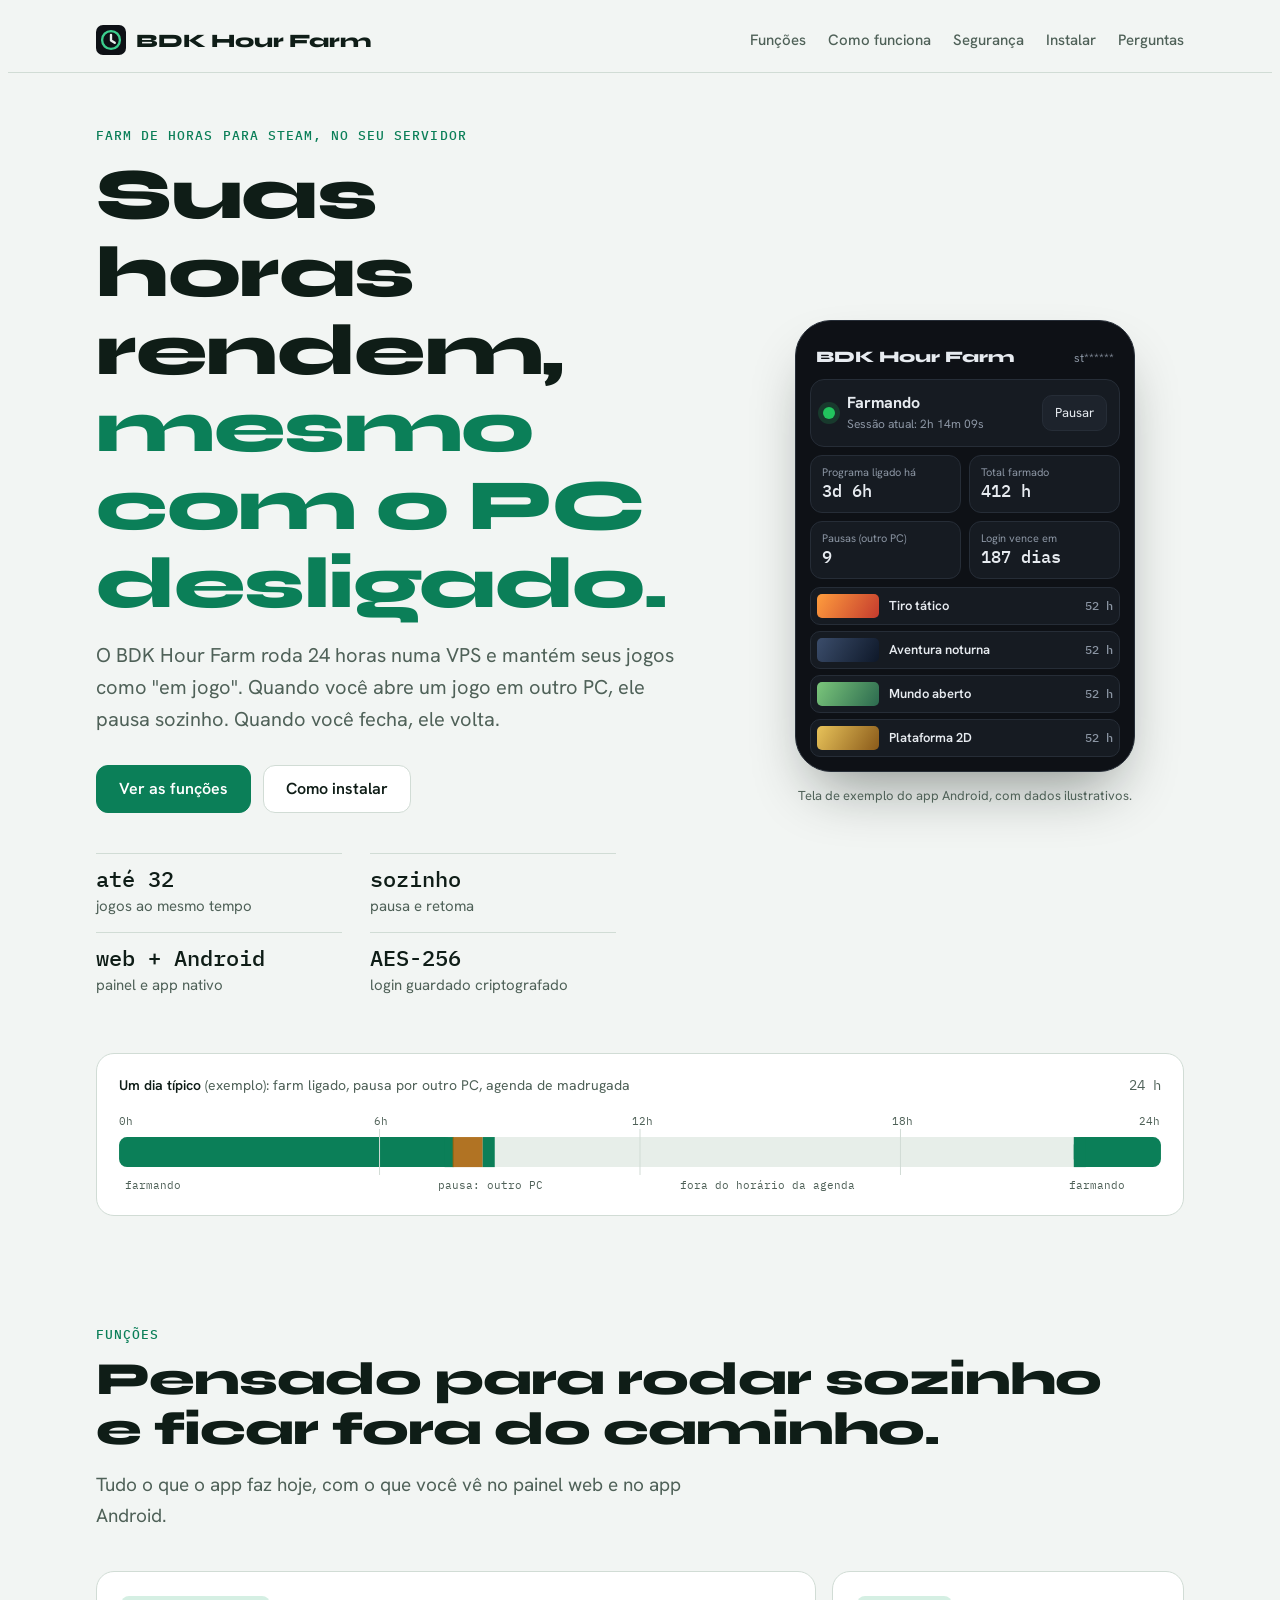
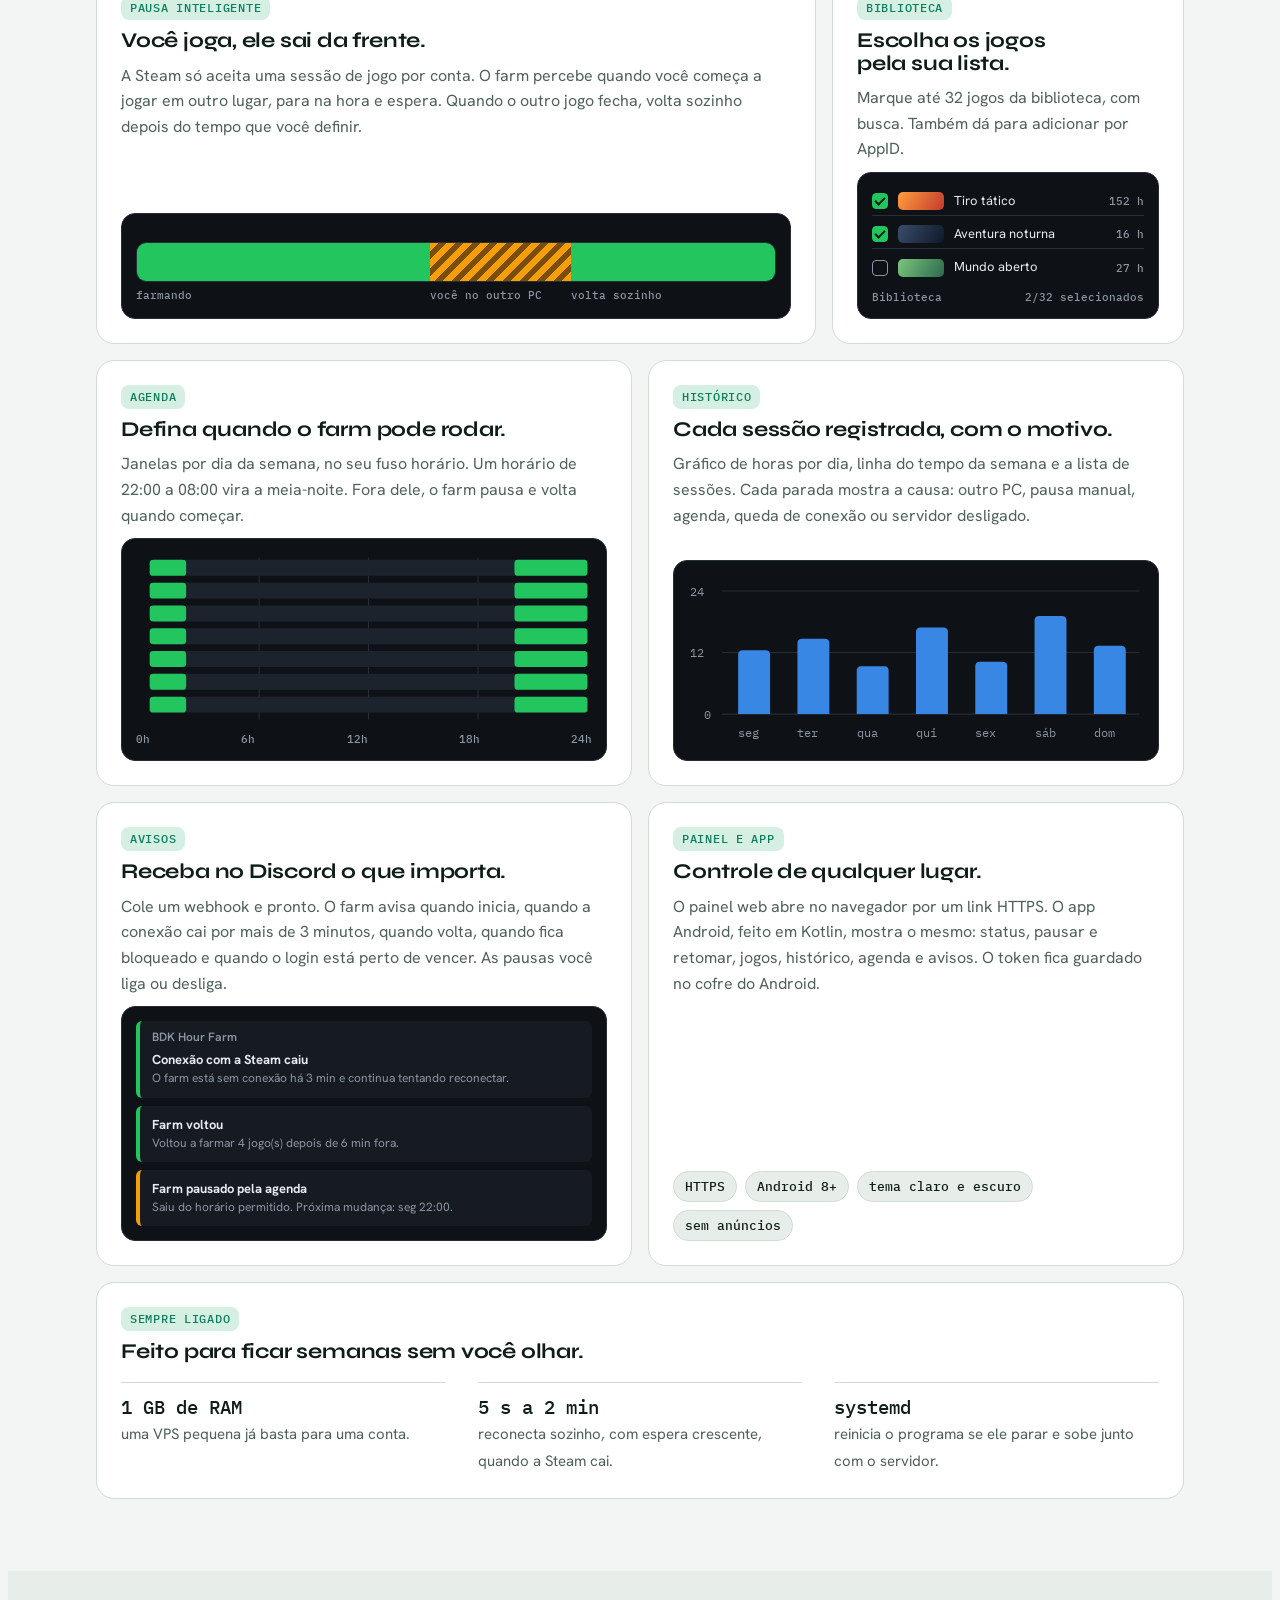
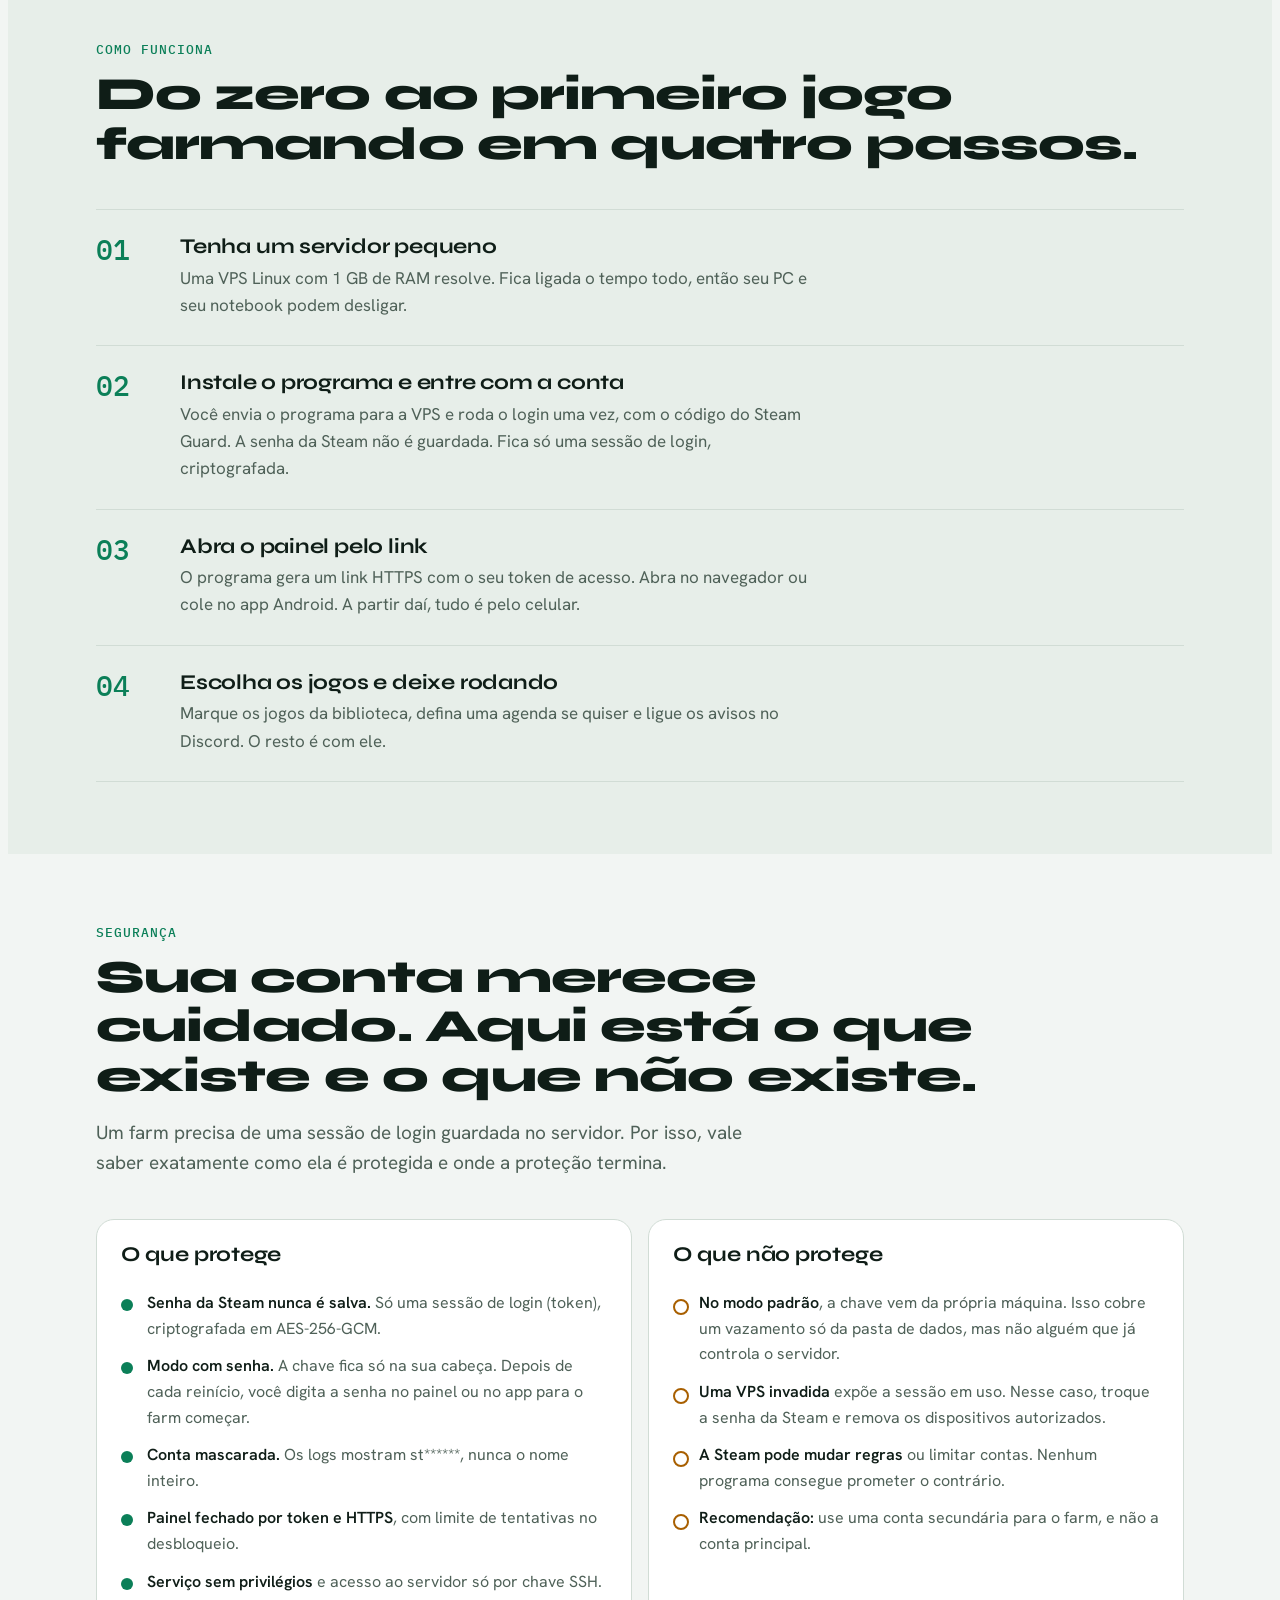
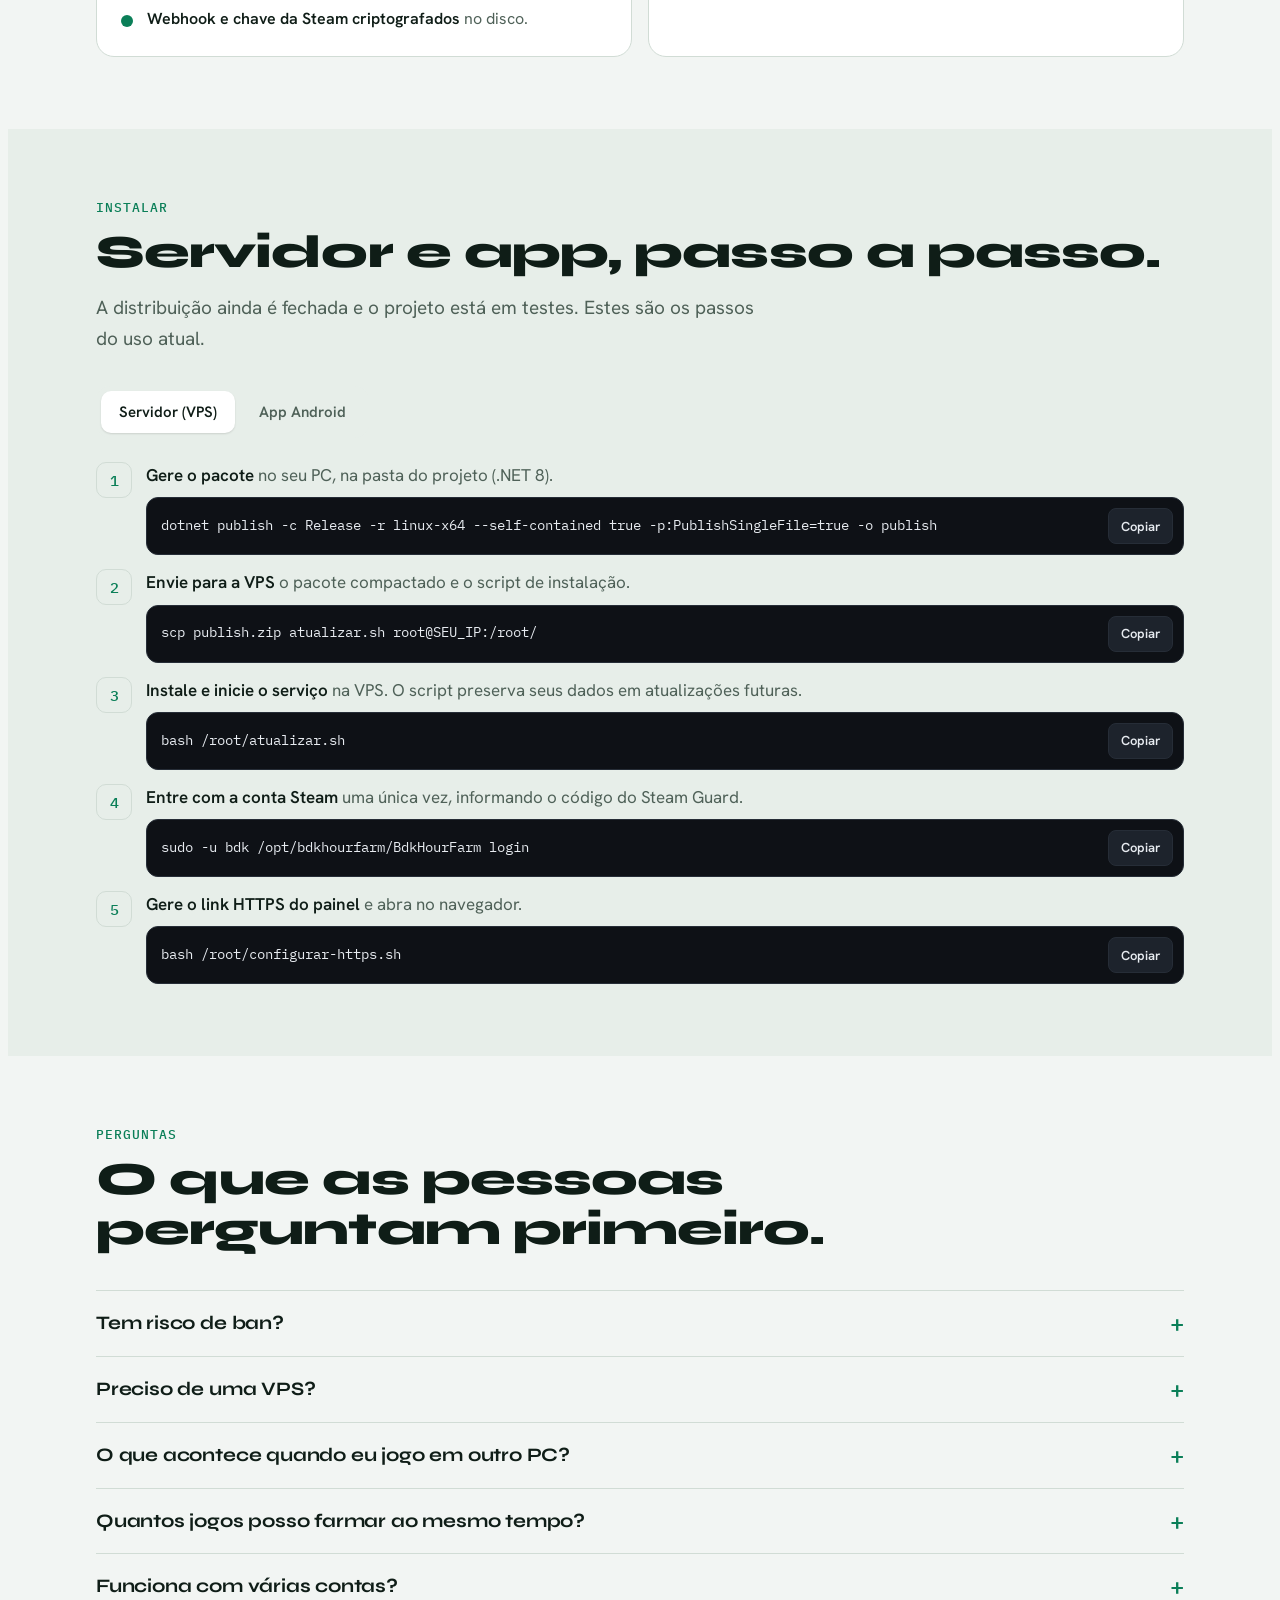
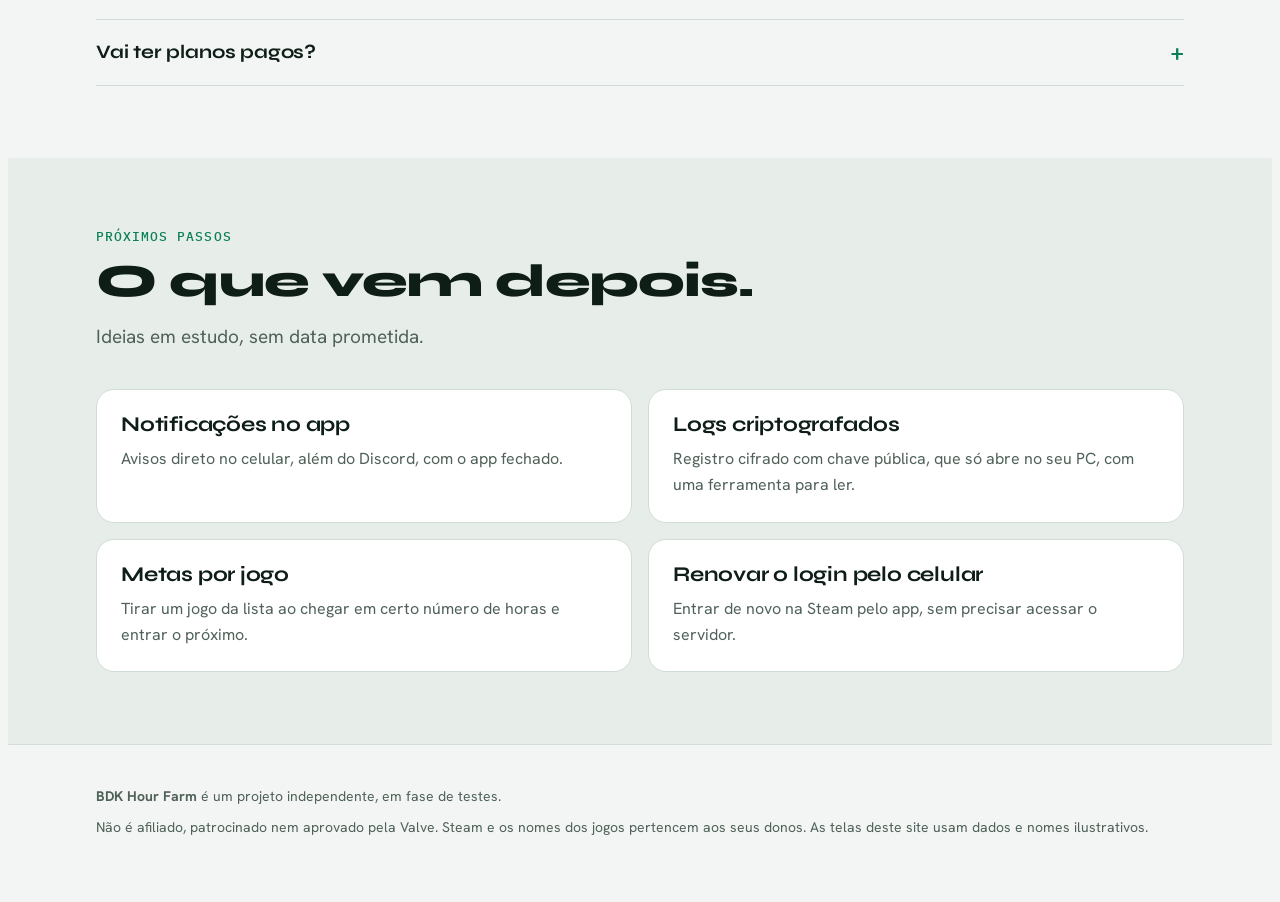
<file: site/index.html>
<!doctype html>
<html lang="pt-BR">
<head>
<meta charset="utf-8">
<meta name="viewport" content="width=device-width, initial-scale=1, viewport-fit=cover">
<title>BDK Hour Farm</title>
<meta name="description" content="Farm de horas para Steam no seu servidor: pausa sozinho quando você joga em outro PC, painel web e app Android.">
<link rel="icon" href="favicon.svg" type="image/svg+xml">
<link rel="preconnect" href="https://fonts.googleapis.com">
<link rel="preconnect" href="https://fonts.gstatic.com" crossorigin>
<link href="https://fonts.googleapis.com/css2?family=Hanken+Grotesk:wght@400;500;600;700&family=IBM+Plex+Mono:wght@400;500&family=Syne:wght@700;800&display=swap" rel="stylesheet">
<link rel="stylesheet" href="style.css">
</head>
<body>
<header class="top">
  <div class="wrap nav">
    <a class="brand" href="#topo" aria-label="BDK Hour Farm, início">
      <svg width="30" height="30" viewBox="0 0 64 64" aria-hidden="true"><rect width="64" height="64" rx="15" fill="#0e1116"/><circle cx="32" cy="32" r="19" fill="none" stroke="#3ccf8e" stroke-width="5"/><path d="M32 21v12l8 5" stroke="#e8f0ec" stroke-width="5" fill="none" stroke-linecap="round" stroke-linejoin="round"/></svg>
      BDK Hour Farm
    </a>
    <nav aria-label="Seções">
      <a href="#funcoes">Funções</a>
      <a href="#como">Como funciona</a>
      <a href="#seguranca">Segurança</a>
      <a href="#instalar">Instalar</a>
      <a href="#faq">Perguntas</a>
    </nav>
  </div>
</header>

<main id="topo">
  <section class="hero">
    <div class="wrap">
      <div class="hero-grid">
        <div>
          <p class="eyebrow">Farm de horas para Steam, no seu servidor</p>
          <h1>Suas horas rendem, <em>mesmo com o PC desligado.</em></h1>
          <p class="lead">O BDK Hour Farm roda 24 horas numa VPS e mantém seus jogos como "em jogo". Quando você abre um jogo em outro PC, ele pausa sozinho. Quando você fecha, ele volta.</p>
          <div class="cta">
            <a class="btn primary" href="#funcoes">Ver as funções</a>
            <a class="btn" href="#instalar">Como instalar</a>
          </div>
          <ul class="facts">
            <li><strong>até 32</strong>jogos ao mesmo tempo</li>
            <li><strong>sozinho</strong>pausa e retoma</li>
            <li><strong>web + Android</strong>painel e app nativo</li>
            <li><strong>AES-256</strong>login guardado criptografado</li>
          </ul>
        </div>

        <div>
          <div class="phone-wrap">
            <div class="phone" role="img" aria-label="Tela do app: farm ativo com sessão atual, estatísticas e lista de jogos">
              <div class="ph-head"><b>BDK Hour Farm</b><span>st******</span></div>
              <div class="ph-card ph-status">
                <i class="ph-dot"></i>
                <div><strong>Farmando</strong><small>Sessão atual: <span id="tick">2h 14m 07s</span></small></div>
                <span class="ph-btn">Pausar</span>
              </div>
              <div class="ph-stats">
                <div class="ph-stat"><small>Programa ligado há</small><b>3d 6h</b></div>
                <div class="ph-stat"><small>Total farmado</small><b>412 h</b></div>
                <div class="ph-stat"><small>Pausas (outro PC)</small><b>9</b></div>
                <div class="ph-stat"><small>Login vence em</small><b>187 dias</b></div>
              </div>
              <div class="ph-games">
                <div class="ph-game"><i class="cover c1"></i><span>Tiro tático</span><b>52 h</b></div>
                <div class="ph-game"><i class="cover c2"></i><span>Aventura noturna</span><b>52 h</b></div>
                <div class="ph-game"><i class="cover c3"></i><span>Mundo aberto</span><b>52 h</b></div>
                <div class="ph-game"><i class="cover c4"></i><span>Plataforma 2D</span><b>52 h</b></div>
              </div>
            </div>
          </div>
          <p class="phone-note">Tela de exemplo do app Android, com dados ilustrativos.</p>
        </div>
      </div>

      <div class="strip">
        <div class="strip-head">
          <span><b>Um dia típico</b> (exemplo): farm ligado, pausa por outro PC, agenda de madrugada</span>
          <span class="mono">24 h</span>
        </div>
        <svg viewBox="0 0 1040 86" role="img" aria-label="Linha do tempo de 24 horas com o farm ligado de 0h às 8h, pausa das 8h às 8h40, ligado das 8h40 às 9h, fora do horário da agenda das 9h às 22h e ligado das 22h às 24h">
          <rect x="0" y="28" width="1040" height="30" rx="8" fill="var(--surface-2)"/>
          <rect x="0" y="28" width="333" height="30" rx="8" fill="var(--accent)"/>
          <rect x="325" y="28" width="9" height="30" fill="var(--accent)"/>
          <rect x="333" y="28" width="30" height="30" fill="var(--amber)" opacity=".85"/>
          <rect x="363" y="28" width="12" height="30" fill="var(--accent)"/>
          <rect x="953" y="28" width="87" height="30" rx="8" fill="var(--accent)"/>
          <rect x="953" y="28" width="12" height="30" fill="var(--accent)"/>
          <g stroke="var(--line)" stroke-width="1">
            <line x1="260" y1="20" x2="260" y2="66"/><line x1="520" y1="20" x2="520" y2="66"/><line x1="780" y1="20" x2="780" y2="66"/>
          </g>
          <text x="0" y="16">0h</text><text x="254" y="16">6h</text><text x="512" y="16">12h</text><text x="772" y="16">18h</text><text x="1018" y="16">24h</text>
          <text x="6" y="80">farmando</text><text x="318" y="80" text-anchor="start">pausa: outro PC</text><text x="560" y="80">fora do horário da agenda</text><text x="948" y="80">farmando</text>
        </svg>
      </div>
    </div>
  </section>

  <section id="funcoes">
    <div class="wrap">
      <p class="eyebrow">Funções</p>
      <h2>Pensado para rodar sozinho e ficar fora do caminho.</h2>
      <p class="lead">Tudo o que o app faz hoje, com o que você vê no painel web e no app Android.</p>

      <div class="bento">
        <article class="card s4">
          <span class="tag">Pausa inteligente</span>
          <h3>Você joga, ele sai da frente.</h3>
          <p>A Steam só aceita uma sessão de jogo por conta. O farm percebe quando você começa a jogar em outro lugar, para na hora e espera. Quando o outro jogo fecha, volta sozinho depois do tempo que você definir.</p>
          <div class="screen">
            <div class="pausa">
              <div class="bar"><i class="seg-on" style="flex: 46"></i><i class="seg-off" style="flex: 22"></i><i class="seg-on" style="flex: 32"></i></div>
              <div class="marks"><span style="flex: 46">farmando</span><span style="flex: 22">você no outro PC</span><span style="flex: 32">volta sozinho</span></div>
            </div>
          </div>
        </article>

        <article class="card s2">
          <span class="tag">Biblioteca</span>
          <h3>Escolha os jogos pela sua lista.</h3>
          <p>Marque até 32 jogos da biblioteca, com busca. Também dá para adicionar por AppID.</p>
          <div class="screen">
            <ul class="pick">
              <li><i class="box on"></i><i class="cover c1"></i><span>Tiro tático</span><em>152 h</em></li>
              <li><i class="box on"></i><i class="cover c2"></i><span>Aventura noturna</span><em>16 h</em></li>
              <li><i class="box"></i><i class="cover c3"></i><span>Mundo aberto</span><em>27 h</em></li>
            </ul>
            <div class="count"><span>Biblioteca</span><span>2/32 selecionados</span></div>
          </div>
        </article>

        <article class="card s3">
          <span class="tag">Agenda</span>
          <h3>Defina quando o farm pode rodar.</h3>
          <p>Janelas por dia da semana, no seu fuso horário. Um horário de 22:00 a 08:00 vira a meia-noite. Fora dele, o farm pausa e volta quando começar.</p>
          <div class="screen">
            <svg viewBox="0 0 400 150" role="img" aria-label="Agenda da semana: farm ligado de 0h às 8h e das 22h às 24h, todos os dias">
              <g stroke="#262d37"><line x1="108" y1="4" x2="108" y2="146"/><line x1="204" y1="4" x2="204" y2="146"/><line x1="300" y1="4" x2="300" y2="146"/></g>
              <g fill="#1d232c"><rect x="12" y="6" width="384" height="14" rx="4"/><rect x="12" y="26" width="384" height="14" rx="4"/><rect x="12" y="46" width="384" height="14" rx="4"/><rect x="12" y="66" width="384" height="14" rx="4"/><rect x="12" y="86" width="384" height="14" rx="4"/><rect x="12" y="106" width="384" height="14" rx="4"/><rect x="12" y="126" width="384" height="14" rx="4"/></g>
              <g fill="#22c55e"><rect x="12" y="6" width="32" height="14" rx="3"/><rect x="332" y="6" width="64" height="14" rx="3"/><rect x="12" y="26" width="32" height="14" rx="3"/><rect x="332" y="26" width="64" height="14" rx="3"/><rect x="12" y="46" width="32" height="14" rx="3"/><rect x="332" y="46" width="64" height="14" rx="3"/><rect x="12" y="66" width="32" height="14" rx="3"/><rect x="332" y="66" width="64" height="14" rx="3"/><rect x="12" y="86" width="32" height="14" rx="3"/><rect x="332" y="86" width="64" height="14" rx="3"/><rect x="12" y="106" width="32" height="14" rx="3"/><rect x="332" y="106" width="64" height="14" rx="3"/><rect x="12" y="126" width="32" height="14" rx="3"/><rect x="332" y="126" width="64" height="14" rx="3"/></g>
            </svg>
            <div class="count"><span>0h</span><span>6h</span><span>12h</span><span>18h</span><span>24h</span></div>
          </div>
        </article>

        <article class="card s3">
          <span class="tag">Histórico</span>
          <h3>Cada sessão registrada, com o motivo.</h3>
          <p>Gráfico de horas por dia, linha do tempo da semana e a lista de sessões. Cada parada mostra a causa: outro PC, pausa manual, agenda, queda de conexão ou servidor desligado.</p>
          <div class="screen">
            <svg viewBox="0 0 400 150" role="img" aria-label="Gráfico de colunas: horas farmadas por dia em 7 dias, de 8 a 17 horas">
              <g stroke="#262d37"><line x1="30" y1="14" x2="396" y2="14"/><line x1="30" y1="68" x2="396" y2="68"/><line x1="30" y1="122" x2="396" y2="122"/></g>
              <g fill="#3987e5">
                <path d="M44 122V70q0-4 4-4h20q4 0 4 4v52z"/><path d="M96 122V60q0-4 4-4h20q4 0 4 4v62z"/><path d="M148 122V84q0-4 4-4h20q4 0 4 4v38z"/><path d="M200 122V50q0-4 4-4h20q4 0 4 4v72z"/><path d="M252 122V80q0-4 4-4h20q4 0 4 4v42z"/><path d="M304 122V40q0-4 4-4h20q4 0 4 4v82z"/><path d="M356 122V66q0-4 4-4h20q4 0 4 4v56z"/>
              </g>
              <text x="2" y="18">24</text><text x="2" y="72">12</text><text x="14" y="126">0</text>
              <text x="44" y="142">seg</text><text x="96" y="142">ter</text><text x="148" y="142">qua</text><text x="200" y="142">qui</text><text x="252" y="142">sex</text><text x="304" y="142">sáb</text><text x="356" y="142">dom</text>
            </svg>
          </div>
        </article>

        <article class="card s3">
          <span class="tag">Avisos</span>
          <h3>Receba no Discord o que importa.</h3>
          <p>Cole um webhook e pronto. O farm avisa quando inicia, quando a conexão cai por mais de 3 minutos, quando volta, quando fica bloqueado e quando o login está perto de vencer. As pausas você liga ou desliga.</p>
          <div class="screen">
            <span class="embed" style="display:block"><span class="who">BDK Hour Farm</span><b>Conexão com a Steam caiu</b><span>O farm está sem conexão há 3 min e continua tentando reconectar.</span></span>
            <span class="embed" style="display:block;margin-top:8px"><b>Farm voltou</b><span>Voltou a farmar 4 jogo(s) depois de 6 min fora.</span></span>
            <span class="embed warn" style="display:block;margin-top:8px"><b>Farm pausado pela agenda</b><span>Saiu do horário permitido. Próxima mudança: seg 22:00.</span></span>
          </div>
        </article>

        <article class="card s3">
          <span class="tag">Painel e app</span>
          <h3>Controle de qualquer lugar.</h3>
          <p>O painel web abre no navegador por um link HTTPS. O app Android, feito em Kotlin, mostra o mesmo: status, pausar e retomar, jogos, histórico, agenda e avisos. O token fica guardado no cofre do Android.</p>
          <div class="chips"><span class="chip">HTTPS</span><span class="chip">Android 8+</span><span class="chip">tema claro e escuro</span><span class="chip">sem anúncios</span></div>
        </article>

        <article class="card s6">
          <span class="tag">Sempre ligado</span>
          <h3>Feito para ficar semanas sem você olhar.</h3>
          <div class="always">
            <div><b>1 GB de RAM</b><span>uma VPS pequena já basta para uma conta.</span></div>
            <div><b>5 s a 2 min</b><span>reconecta sozinho, com espera crescente, quando a Steam cai.</span></div>
            <div><b>systemd</b><span>reinicia o programa se ele parar e sobe junto com o servidor.</span></div>
          </div>
        </article>
      </div>
    </div>
  </section>

  <section id="como" style="background: var(--surface-2)">
    <div class="wrap">
      <p class="eyebrow">Como funciona</p>
      <h2>Do zero ao primeiro jogo farmando em quatro passos.</h2>
      <ol class="steps">
        <li>
          <div><h3>Tenha um servidor pequeno</h3><p>Uma VPS Linux com 1 GB de RAM resolve. Fica ligada o tempo todo, então seu PC e seu notebook podem desligar.</p></div>
        </li>
        <li>
          <div><h3>Instale o programa e entre com a conta</h3><p>Você envia o programa para a VPS e roda o login uma vez, com o código do Steam Guard. A senha da Steam não é guardada. Fica só uma sessão de login, criptografada.</p></div>
        </li>
        <li>
          <div><h3>Abra o painel pelo link</h3><p>O programa gera um link HTTPS com o seu token de acesso. Abra no navegador ou cole no app Android. A partir daí, tudo é pelo celular.</p></div>
        </li>
        <li>
          <div><h3>Escolha os jogos e deixe rodando</h3><p>Marque os jogos da biblioteca, defina uma agenda se quiser e ligue os avisos no Discord. O resto é com ele.</p></div>
        </li>
      </ol>
    </div>
  </section>

  <section id="seguranca">
    <div class="wrap">
      <p class="eyebrow">Segurança</p>
      <h2>Sua conta merece cuidado. Aqui está o que existe e o que não existe.</h2>
      <p class="lead">Um farm precisa de uma sessão de login guardada no servidor. Por isso, vale saber exatamente como ela é protegida e onde a proteção termina.</p>

      <div class="two">
        <article class="card">
          <h3>O que protege</h3>
          <ul class="list">
            <li><b>Senha da Steam nunca é salva.</b> Só uma sessão de login (token), criptografada em AES-256-GCM.</li>
            <li><b>Modo com senha.</b> A chave fica só na sua cabeça. Depois de cada reinício, você digita a senha no painel ou no app para o farm começar.</li>
            <li><b>Conta mascarada.</b> Os logs mostram st******, nunca o nome inteiro.</li>
            <li><b>Painel fechado por token e HTTPS</b>, com limite de tentativas no desbloqueio.</li>
            <li><b>Serviço sem privilégios</b> e acesso ao servidor só por chave SSH.</li>
            <li><b>Webhook e chave da Steam criptografados</b> no disco.</li>
          </ul>
        </article>
        <article class="card">
          <h3>O que não protege</h3>
          <ul class="list no">
            <li><b>No modo padrão</b>, a chave vem da própria máquina. Isso cobre um vazamento só da pasta de dados, mas não alguém que já controla o servidor.</li>
            <li><b>Uma VPS invadida</b> expõe a sessão em uso. Nesse caso, troque a senha da Steam e remova os dispositivos autorizados.</li>
            <li><b>A Steam pode mudar regras</b> ou limitar contas. Nenhum programa consegue prometer o contrário.</li>
            <li><b>Recomendação:</b> use uma conta secundária para o farm, e não a conta principal.</li>
          </ul>
        </article>
      </div>
    </div>
  </section>

  <section id="instalar" style="background: var(--surface-2)">
    <div class="wrap">
      <p class="eyebrow">Instalar</p>
      <h2>Servidor e app, passo a passo.</h2>
      <p class="lead">A distribuição ainda é fechada e o projeto está em testes. Estes são os passos do uso atual.</p>

      <div class="tabs" role="tablist" aria-label="Plataforma">
        <button role="tab" id="tab-srv" aria-selected="true" aria-controls="p-srv">Servidor (VPS)</button>
        <button role="tab" id="tab-app" aria-selected="false" aria-controls="p-app">App Android</button>
      </div>

      <div class="panel" id="p-srv" role="tabpanel" aria-labelledby="tab-srv">
        <div class="step-line"><i>1</i><div><p><b>Gere o pacote</b> no seu PC, na pasta do projeto (.NET 8).</p>
          <div class="code"><code>dotnet publish -c Release -r linux-x64 --self-contained true -p:PublishSingleFile=true -o publish</code><button class="copy" type="button">Copiar</button></div></div></div>
        <div class="step-line"><i>2</i><div><p><b>Envie para a VPS</b> o pacote compactado e o script de instalação.</p>
          <div class="code"><code>scp publish.zip atualizar.sh root@SEU_IP:/root/</code><button class="copy" type="button">Copiar</button></div></div></div>
        <div class="step-line"><i>3</i><div><p><b>Instale e inicie o serviço</b> na VPS. O script preserva seus dados em atualizações futuras.</p>
          <div class="code"><code>bash /root/atualizar.sh</code><button class="copy" type="button">Copiar</button></div></div></div>
        <div class="step-line"><i>4</i><div><p><b>Entre com a conta Steam</b> uma única vez, informando o código do Steam Guard.</p>
          <div class="code"><code>sudo -u bdk /opt/bdkhourfarm/BdkHourFarm login</code><button class="copy" type="button">Copiar</button></div></div></div>
        <div class="step-line"><i>5</i><div><p><b>Gere o link HTTPS do painel</b> e abra no navegador.</p>
          <div class="code"><code>bash /root/configurar-https.sh</code><button class="copy" type="button">Copiar</button></div></div></div>
      </div>

      <div class="panel" id="p-app" role="tabpanel" aria-labelledby="tab-app" hidden>
        <div class="step-line"><i>1</i><p><b>Gere o APK</b> no Android Studio: Build, Generate Signed App Bundle or APK, APK, variante release. Guarde a keystore em um lugar seguro, fora do projeto.</p></div>
        <div class="step-line"><i>2</i><p><b>Leve o arquivo ao celular</b> por cabo USB ou pelo Drive e toque nele para instalar. O Android pede para permitir a instalação de fontes desconhecidas.</p></div>
        <div class="step-line"><i>3</i><p><b>Abra o app e cole o link do painel</b>, o que termina com #token=. O endereço precisa ser https.</p></div>
        <div class="step-line"><i>4</i><p><b>Pronto.</b> Status, jogos, histórico, agenda e avisos ficam na tela inicial. O token fica guardado no cofre do Android.</p></div>
      </div>
    </div>
  </section>

  <section id="faq">
    <div class="wrap">
      <p class="eyebrow">Perguntas</p>
      <h2>O que as pessoas perguntam primeiro.</h2>
      <div class="faq">
        <details>
          <summary>Tem risco de ban?</summary>
          <p>Não dá para garantir. O programa entra na Steam como um cliente comum e informa que você está jogando. Ele não mexe nos jogos nem usa trapaças. Mesmo assim, farm de horas é uma área cinzenta e a Steam pode mudar as regras. Use por sua conta e risco, de preferência com uma conta secundária.</p>
        </details>
        <details>
          <summary>Preciso de uma VPS?</summary>
          <p>Para ficar 24 horas e permitir desligar seus aparelhos, sim. Uma máquina Linux com 1 GB de RAM basta. O programa também roda em Windows e Linux comuns, se você preferir deixar um computador ligado.</p>
        </details>
        <details>
          <summary>O que acontece quando eu jogo em outro PC?</summary>
          <p>A Steam avisa que a conta entrou em um jogo em outro lugar. O farm para de farmar e espera. Quando você fecha o jogo, ele aguarda o tempo configurado e volta com a mesma lista.</p>
        </details>
        <details>
          <summary>Quantos jogos posso farmar ao mesmo tempo?</summary>
          <p>Até 32, que é o limite da Steam para uma sessão. A lista é escolhida no painel ou no app, e a troca vale na hora.</p>
        </details>
        <details>
          <summary>Funciona com várias contas?</summary>
          <p>Hoje é uma conta por instalação. Várias contas estão nas ideias para depois.</p>
        </details>
        <details>
          <summary>Vai ter planos pagos?</summary>
          <p>Ainda não existe nada definido, nem preços. O projeto está em testes e a prioridade é validar o funcionamento e a segurança.</p>
        </details>
      </div>
    </div>
  </section>

  <section style="background: var(--surface-2)">
    <div class="wrap">
      <p class="eyebrow">Próximos passos</p>
      <h2>O que vem depois.</h2>
      <p class="lead">Ideias em estudo, sem data prometida.</p>
      <div class="road">
        <article class="card"><h3>Notificações no app</h3><p>Avisos direto no celular, além do Discord, com o app fechado.</p></article>
        <article class="card"><h3>Logs criptografados</h3><p>Registro cifrado com chave pública, que só abre no seu PC, com uma ferramenta para ler.</p></article>
        <article class="card"><h3>Metas por jogo</h3><p>Tirar um jogo da lista ao chegar em certo número de horas e entrar o próximo.</p></article>
        <article class="card"><h3>Renovar o login pelo celular</h3><p>Entrar de novo na Steam pelo app, sem precisar acessar o servidor.</p></article>
      </div>
    </div>
  </section>
</main>

<footer>
  <div class="wrap">
    <p><b>BDK Hour Farm</b> é um projeto independente, em fase de testes.</p>
    <p>Não é afiliado, patrocinado nem aprovado pela Valve. Steam e os nomes dos jogos pertencem aos seus donos. As telas deste site usam dados e nomes ilustrativos.</p>
  </div>
</footer>

<script src="script.js" defer></script>
</body>
</html>
</file>
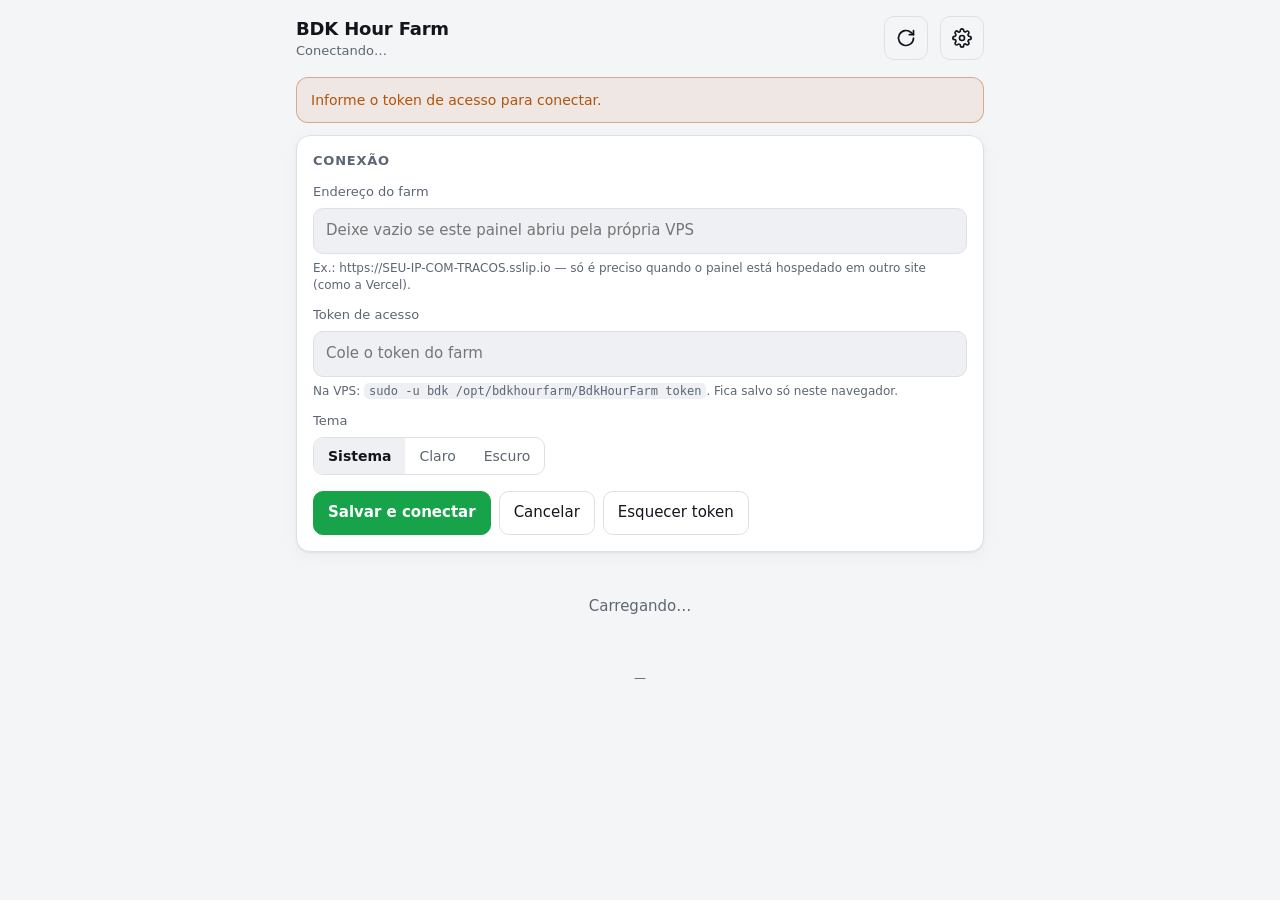
<file: server/Web/index.html>
<!doctype html>
<html lang="pt-BR">
<head>
<meta charset="utf-8">
<meta name="viewport" content="width=device-width, initial-scale=1, viewport-fit=cover">
<meta name="theme-color" content="#0e1116">
<meta name="mobile-web-app-capable" content="yes">
<meta name="apple-mobile-web-app-capable" content="yes">
<meta name="apple-mobile-web-app-title" content="BDK Farm">
<meta name="robots" content="noindex">
<title>BDK Hour Farm</title>
<link rel="icon" href="data:image/svg+xml,%3Csvg xmlns='http://www.w3.org/2000/svg' viewBox='0 0 64 64'%3E%3Crect width='64' height='64' rx='14' fill='%2322c55e'/%3E%3Cpath d='M32 14v18l12 7' stroke='%230e1116' stroke-width='6' fill='none' stroke-linecap='round'/%3E%3C/svg%3E">
<style>
  :root {
    --bg: #f4f5f7;
    --surface: #ffffff;
    --surface-2: #eef0f3;
    --text: #12161c;
    --muted: #5d6673;
    --border: #dde1e6;
    --accent: #16a34a;
    --accent-ink: #ffffff;
    --warn: #b45309;
    --danger: #dc2626;
    --info: #2563eb;
    --series: #2a78d6;
    --shadow: 0 1px 2px rgba(0,0,0,.06), 0 4px 16px rgba(0,0,0,.04);
  }
  @media (prefers-color-scheme: dark) {
    :root:not([data-theme="light"]) {
      --bg: #0e1116;
      --surface: #161b22;
      --surface-2: #1d232c;
      --text: #e7ebf0;
      --muted: #8b95a3;
      --border: #262d37;
      --accent: #22c55e;
      --accent-ink: #06210f;
      --warn: #f59e0b;
      --danger: #f87171;
      --info: #60a5fa;
      --series: #3987e5;
      --shadow: none;
    }
  }
  :root[data-theme="dark"] {
    --bg: #0e1116; --surface: #161b22; --surface-2: #1d232c; --text: #e7ebf0; --muted: #8b95a3;
    --border: #262d37; --accent: #22c55e; --accent-ink: #06210f; --warn: #f59e0b; --danger: #f87171;
    --info: #60a5fa; --series: #3987e5; --shadow: none;
  }

  * { box-sizing: border-box; }
  html, body { margin: 0; }
  body {
    background: var(--bg);
    color: var(--text);
    font: 15px/1.45 system-ui, -apple-system, "Segoe UI", Roboto, sans-serif;
    -webkit-font-smoothing: antialiased;
    padding: env(safe-area-inset-top) 0 env(safe-area-inset-bottom);
  }
  .wrap { max-width: 720px; margin: 0 auto; padding: 16px; }
  .num { font-variant-numeric: tabular-nums; }

  header { display: flex; align-items: center; gap: 12px; margin-bottom: 16px; }
  header .brand { flex: 1; min-width: 0; }
  header h1 { font-size: 18px; margin: 0; letter-spacing: -.01em; }
  header .sub { color: var(--muted); font-size: 13px; overflow: hidden; text-overflow: ellipsis; white-space: nowrap; }

  button {
    font: inherit; color: inherit; cursor: pointer;
    border: 1px solid var(--border); background: var(--surface);
    border-radius: 10px; padding: 10px 14px; min-height: 44px;
  }
  button:disabled { opacity: .5; cursor: default; }
  button.icon { width: 44px; padding: 0; display: grid; place-items: center; }
  button.primary { background: var(--accent); border-color: var(--accent); color: var(--accent-ink); font-weight: 600; }
  button.ghost { background: transparent; }
  button.small { min-height: 36px; padding: 6px 12px; font-size: 14px; }
  button:focus-visible, input:focus-visible, [data-tip]:focus-visible { outline: 2px solid var(--info); outline-offset: 2px; }

  .card {
    background: var(--surface); border: 1px solid var(--border); border-radius: 14px;
    box-shadow: var(--shadow); padding: 16px; margin-bottom: 12px;
  }

  .status { display: flex; align-items: center; gap: 14px; }
  .dot { width: 14px; height: 14px; border-radius: 50%; background: var(--muted); flex: none; }
  .dot.farming { background: var(--accent); box-shadow: 0 0 0 6px color-mix(in srgb, var(--accent) 18%, transparent); animation: pulse 2s ease-in-out infinite; }
  .dot.paused_other, .dot.paused_manual, .dot.paused_schedule, .dot.locked { background: var(--warn); }
  .dot.offline { background: var(--danger); }
  .dot.starting { background: var(--info); }
  @keyframes pulse { 50% { box-shadow: 0 0 0 10px color-mix(in srgb, var(--accent) 6%, transparent); } }
  @media (prefers-reduced-motion: reduce) { .dot.farming { animation: none; } }
  .status .text { flex: 1; min-width: 0; }
  .status .state { font-size: 17px; font-weight: 600; }
  .status .detail { color: var(--muted); font-size: 13px; }

  .grid { display: grid; grid-template-columns: repeat(2, minmax(0, 1fr)); gap: 12px; margin-bottom: 12px; }
  @media (min-width: 560px) { .grid { grid-template-columns: repeat(3, minmax(0, 1fr)); } }
  .stat { background: var(--surface); border: 1px solid var(--border); border-radius: 14px; padding: 12px 14px; box-shadow: var(--shadow); }
  .stat .label { color: var(--muted); font-size: 12px; }
  .stat .value { font-size: 20px; font-weight: 600; margin-top: 2px; letter-spacing: -.01em; }
  .stat .value.warn { color: var(--warn); }

  h2 { font-size: 13px; text-transform: uppercase; letter-spacing: .06em; color: var(--muted); margin: 0; font-weight: 600; }
  h3 { font-size: 14px; margin: 0; font-weight: 600; }
  .section-head { display: flex; align-items: center; justify-content: space-between; gap: 12px; margin: 20px 4px 8px; min-height: 36px; }

  .games { list-style: none; margin: 0; padding: 0; display: grid; grid-template-columns: minmax(0, 1fr); gap: 8px; }
  .game { display: flex; align-items: center; gap: 12px; background: var(--surface); border: 1px solid var(--border); border-radius: 12px; padding: 8px; box-shadow: var(--shadow); }
  .game .cover { width: 92px; height: 35px; border-radius: 6px; background: var(--surface-2); flex: none; overflow: hidden; }
  .game .cover img { width: 100%; height: 100%; object-fit: cover; display: block; }
  .game .info { flex: 1; min-width: 0; }
  .game .name { font-weight: 600; overflow: hidden; text-overflow: ellipsis; white-space: nowrap; }
  .game .meta { color: var(--muted); font-size: 12px; }
  .game .hours { text-align: right; flex: none; }
  .game .hours strong { display: block; font-size: 15px; }
  .game .hours span { color: var(--muted); font-size: 12px; }

  .seg { display: inline-flex; border: 1px solid var(--border); border-radius: 10px; overflow: hidden; background: var(--surface); }
  .seg button { border: 0; border-radius: 0; min-height: 36px; padding: 6px 14px; font-size: 14px; background: transparent; color: var(--muted); }
  .seg button[aria-pressed="true"] { background: var(--surface-2); color: var(--text); font-weight: 600; }

  .hist-summary { display: grid; grid-template-columns: repeat(3, minmax(0, 1fr)); gap: 12px; margin-bottom: 16px; }
  .hist-summary .label { color: var(--muted); font-size: 12px; }
  .hist-summary .value { font-size: 18px; font-weight: 600; }
  .chart-title { display: flex; align-items: center; justify-content: space-between; gap: 8px; margin: 4px 0 6px; }
  .chart-sub { color: var(--muted); font-size: 12px; margin: 0 0 6px; }
  .chart { width: 100%; }
  .chart svg { display: block; width: 100%; height: auto; overflow: visible; }
  .chart text { fill: var(--muted); font: 11px system-ui, -apple-system, "Segoe UI", Roboto, sans-serif; }
  .chart text.strong { fill: var(--text); font-weight: 600; }
  .chart .grid-line { stroke: var(--border); stroke-width: 1; shape-rendering: crispEdges; }
  .chart .bar { fill: var(--series); }
  .chart .track { fill: var(--surface-2); }
  .chart .block { fill: var(--series); }
  .chart .hit { fill: transparent; cursor: default; }
  .chart .hit:hover { fill: color-mix(in srgb, var(--series) 10%, transparent); }
  .chart-sep { height: 1px; background: var(--border); margin: 18px 0; }
  table.data { width: 100%; border-collapse: collapse; font-size: 13px; }
  table.data th, table.data td { text-align: left; padding: 6px 4px; border-bottom: 1px solid var(--border); }
  table.data th { color: var(--muted); font-weight: 600; font-size: 12px; }
  table.data td.r, table.data th.r { text-align: right; }
  .empty { color: var(--muted); text-align: center; padding: 20px 8px; font-size: 14px; }

  .sessions { list-style: none; margin: 0; padding: 0; display: grid; gap: 8px; }
  .session { background: var(--surface); border: 1px solid var(--border); border-radius: 12px; padding: 10px 12px; box-shadow: var(--shadow); }
  .session .row { display: flex; justify-content: space-between; gap: 12px; align-items: baseline; }
  .session .when { font-weight: 600; min-width: 0; }
  .session .dur { font-weight: 600; flex: none; }
  .session .meta { color: var(--muted); font-size: 13px; display: flex; align-items: center; gap: 6px; flex-wrap: wrap; }
  .session .live { display: inline-block; width: 8px; height: 8px; border-radius: 50%; background: var(--accent); }
  .more { width: 100%; margin-top: 8px; }

  #tip {
    position: fixed; z-index: 50; pointer-events: none; max-width: 260px;
    background: var(--text); color: var(--bg); border-radius: 8px; padding: 8px 10px; font-size: 12px; line-height: 1.4;
    box-shadow: 0 4px 16px rgba(0,0,0,.25);
  }
  #tip .strong { font-weight: 600; }

  details.logs { margin-top: 20px; }
  details.logs summary { cursor: pointer; color: var(--muted); font-size: 13px; text-transform: uppercase; letter-spacing: .06em; font-weight: 600; padding: 8px 4px; list-style: none; }
  details.logs summary::-webkit-details-marker { display: none; }
  details.logs summary::before { content: "▸ "; }
  details.logs[open] summary::before { content: "▾ "; }
  pre.log {
    background: var(--surface); border: 1px solid var(--border); border-radius: 12px;
    padding: 12px; margin: 0; font: 12px/1.5 ui-monospace, SFMono-Regular, Menlo, Consolas, monospace;
    white-space: pre-wrap; word-break: break-word; max-height: 360px; overflow: auto;
  }

  .banner { border-radius: 12px; padding: 12px 14px; margin-bottom: 12px; font-size: 14px; border: 1px solid; }
  .banner.error { color: var(--danger); border-color: color-mix(in srgb, var(--danger) 40%, transparent); background: color-mix(in srgb, var(--danger) 8%, transparent); }
  .banner.warn { color: var(--warn); border-color: color-mix(in srgb, var(--warn) 40%, transparent); background: color-mix(in srgb, var(--warn) 8%, transparent); }

  footer { color: var(--muted); font-size: 12px; text-align: center; margin: 20px 0 8px; }

  .form label { display: block; font-size: 13px; color: var(--muted); margin: 12px 0 6px; }
  .form input[type="text"], .form input[type="password"], .form input[type="url"], .form input[type="search"], .form input[type="number"] {
    width: 100%; font: inherit; color: var(--text); background: var(--surface-2);
    border: 1px solid var(--border); border-radius: 10px; padding: 11px 12px; min-height: 44px;
  }
  .form .hint { color: var(--muted); font-size: 12px; margin-top: 6px; }
  .form .row { display: flex; gap: 8px; margin-top: 16px; flex-wrap: wrap; }
  .form h2 { margin-bottom: 4px; }
  .msg { font-size: 13px; margin-top: 8px; color: var(--danger); min-height: 1em; }
  a { color: var(--info); }
  code { font: 12px ui-monospace, SFMono-Regular, Menlo, Consolas, monospace; background: var(--surface-2); padding: 1px 5px; border-radius: 5px; }

  dialog {
    width: min(640px, calc(100vw - 24px)); max-height: calc(100dvh - 24px); padding: 0;
    border: 1px solid var(--border); border-radius: 16px; background: var(--surface); color: var(--text);
  }
  dialog::backdrop { background: rgba(0,0,0,.55); }
  dialog[open] { display: flex; flex-direction: column; }
  .dlg-head { display: flex; align-items: center; justify-content: space-between; gap: 12px; padding: 14px 16px; border-bottom: 1px solid var(--border); }
  .dlg-body { padding: 12px 16px; overflow: auto; flex: 1; min-height: 160px; }
  .dlg-foot { display: flex; gap: 8px; justify-content: flex-end; padding: 12px 16px; border-top: 1px solid var(--border); }
  .counter { font-size: 13px; color: var(--muted); }
  .counter.full { color: var(--warn); font-weight: 600; }
  .lib { list-style: none; margin: 8px 0 0; padding: 0; }
  .lib li { border-bottom: 1px solid var(--border); }
  .lib label { display: flex; align-items: center; gap: 10px; padding: 8px 2px; cursor: pointer; margin: 0; color: var(--text); font-size: 15px; }
  .lib input[type="checkbox"] { width: 20px; height: 20px; flex: none; accent-color: var(--accent); }
  .lib .cover { width: 70px; height: 26px; border-radius: 5px; background: var(--surface-2); flex: none; overflow: hidden; }
  .lib .cover img { width: 100%; height: 100%; object-fit: cover; display: block; }
  .lib .info { flex: 1; min-width: 0; }
  .lib .name { display: block; overflow: hidden; text-overflow: ellipsis; white-space: nowrap; }
  .lib .meta { display: block; color: var(--muted); font-size: 12px; }
  .manual { display: flex; gap: 8px; margin-top: 12px; }
  .manual input { flex: 1; min-width: 0; }
  .note { background: var(--surface-2); border-radius: 10px; padding: 10px 12px; font-size: 13px; margin-bottom: 8px; }

  .win { border: 1px solid var(--border); border-radius: 12px; padding: 10px; margin-top: 10px; background: var(--surface-2); }
  .win .days { display: flex; gap: 6px; flex-wrap: wrap; }
  .chip { min-height: 36px; min-width: 36px; padding: 4px 8px; border-radius: 18px; font-size: 13px; background: var(--surface); }
  .chip[aria-pressed="true"] { background: var(--accent); border-color: var(--accent); color: var(--accent-ink); font-weight: 600; }
  .win .times { display: flex; align-items: center; gap: 8px; margin-top: 10px; flex-wrap: wrap; }
  .win input[type="time"] { font: inherit; color: var(--text); background: var(--surface); border: 1px solid var(--border); border-radius: 10px; padding: 8px 10px; min-height: 40px; }
  .win .times .grow { flex: 1; }

  .ach-search { margin-top: 12px; }
  .ach-results { list-style: none; margin: 8px 0 0; padding: 0; }
  .ach-results li { border-bottom: 1px solid var(--border); }
  .ach-results button { width: 100%; text-align: left; border: 0; background: transparent; min-height: 44px; padding: 8px 2px; font-size: 15px; display: flex; justify-content: space-between; gap: 8px; }
  .ach-results .meta { color: var(--muted); font-size: 12px; flex: none; }
  .pbar { height: 8px; border-radius: 4px; background: var(--surface-2); overflow: hidden; margin: 8px 0 12px; }
  .pbar i { display: block; height: 100%; background: var(--accent); }
  .ach-tools { display: flex; align-items: center; justify-content: space-between; gap: 8px; flex-wrap: wrap; }
  .ach-item { display: flex; gap: 12px; padding: 12px 0; border-bottom: 1px solid var(--border); }
  .ach-icon { width: 52px; height: 52px; border-radius: 8px; background: var(--surface-2); flex: none; overflow: hidden; }
  .ach-icon img { width: 100%; height: 100%; object-fit: cover; display: block; }
  .ach-item.locked .ach-icon img { opacity: .75; }
  .ach-main { flex: 1; min-width: 0; }
  .ach-name { font-weight: 600; }
  .ach-desc { color: var(--muted); font-size: 13px; margin-top: 2px; }
  .ach-meta { color: var(--muted); font-size: 12px; margin-top: 4px; }
  .ach-meta .done { color: var(--accent); font-weight: 600; }
  .ach-ai { margin-top: 8px; }
  .ach-ask { display: flex; gap: 8px; margin-top: 8px; }
  .ach-ask input { flex: 1; min-width: 0; font: inherit; color: var(--text); background: var(--surface-2); border: 1px solid var(--border); border-radius: 10px; padding: 8px 10px; min-height: 40px; }
  .ach-answer { white-space: pre-wrap; background: var(--surface-2); border-radius: 10px; padding: 10px 12px; font-size: 14px; margin-top: 8px; }
  .ach-answer.err { color: var(--danger); }

  .seg.wrap { flex-wrap: wrap; }
  .persona { display: flex; align-items: center; justify-content: space-between; gap: 12px; flex-wrap: wrap; }
  .persona .hint { margin: 0; }
  .checks label { display: flex; gap: 10px; align-items: center; color: var(--text); margin: 8px 0 0; font-size: 15px; }
  .checks input[type="checkbox"] { width: 20px; height: 20px; flex: none; accent-color: var(--accent); }
  .form select { font: inherit; color: var(--text); background: var(--surface-2); border: 1px solid var(--border); border-radius: 10px; padding: 8px 10px; min-height: 44px; width: 100%; }
  .grid2 { display: grid; grid-template-columns: 1fr 1fr; gap: 0 12px; }
  @media (max-width: 480px) { .grid2 { grid-template-columns: 1fr; } }

  .hidden { display: none !important; }
  .skeleton { color: var(--muted); text-align: center; padding: 32px 0; }
</style>
</head>
<body>
<div class="wrap">
  <header>
    <div class="brand">
      <h1>BDK Hour Farm</h1>
      <div class="sub" id="account">Conectando…</div>
    </div>
    <button class="icon ghost" id="btn-refresh" title="Atualizar" aria-label="Atualizar">
      <svg width="20" height="20" viewBox="0 0 24 24" fill="none" stroke="currentColor" stroke-width="2" stroke-linecap="round" stroke-linejoin="round"><path d="M21 12a9 9 0 1 1-3-6.7L21 8"/><path d="M21 3v5h-5"/></svg>
    </button>
    <button class="icon ghost" id="btn-settings" title="Configurações" aria-label="Configurações">
      <svg width="20" height="20" viewBox="0 0 24 24" fill="none" stroke="currentColor" stroke-width="2" stroke-linecap="round" stroke-linejoin="round"><circle cx="12" cy="12" r="3"/><path d="M19.4 15a1.65 1.65 0 0 0 .33 1.82l.06.06a2 2 0 1 1-2.83 2.83l-.06-.06a1.65 1.65 0 0 0-1.82-.33 1.65 1.65 0 0 0-1 1.51V21a2 2 0 1 1-4 0v-.09A1.65 1.65 0 0 0 9 19.4a1.65 1.65 0 0 0-1.82.33l-.06.06a2 2 0 1 1-2.83-2.83l.06-.06A1.65 1.65 0 0 0 4.68 15a1.65 1.65 0 0 0-1.51-1H3a2 2 0 1 1 0-4h.09A1.65 1.65 0 0 0 4.6 9a1.65 1.65 0 0 0-.33-1.82l-.06-.06a2 2 0 1 1 2.83-2.83l.06.06A1.65 1.65 0 0 0 9 4.68a1.65 1.65 0 0 0 1-1.51V3a2 2 0 1 1 4 0v.09a1.65 1.65 0 0 0 1 1.51 1.65 1.65 0 0 0 1.82-.33l.06-.06a2 2 0 1 1 2.83 2.83l-.06.06A1.65 1.65 0 0 0 19.4 9a1.65 1.65 0 0 0 1.51 1H21a2 2 0 1 1 0 4h-.09a1.65 1.65 0 0 0-1.51 1z"/></svg>
    </button>
  </header>

  <div id="banner" class="banner hidden" role="alert"></div>

  <section id="settings" class="card form hidden">
    <h2>Conexão</h2>
    <label for="in-api">Endereço do farm</label>
    <input id="in-api" type="url" inputmode="url" autocomplete="off" autocapitalize="off" spellcheck="false" placeholder="Deixe vazio se este painel abriu pela própria VPS">
    <div class="hint">Ex.: https://SEU-IP-COM-TRACOS.sslip.io — só é preciso quando o painel está hospedado em outro site (como a Vercel).</div>
    <label for="in-token">Token de acesso</label>
    <input id="in-token" type="password" autocomplete="off" autocapitalize="off" spellcheck="false" placeholder="Cole o token do farm">
    <div class="hint">Na VPS: <code>sudo -u bdk /opt/bdkhourfarm/BdkHourFarm token</code>. Fica salvo só neste navegador.</div>
    <label>Tema</label>
    <div class="seg" role="group" aria-label="Tema" id="theme-seg">
      <button data-theme-opt="">Sistema</button>
      <button data-theme-opt="light">Claro</button>
      <button data-theme-opt="dark">Escuro</button>
    </div>
    <div class="row">
      <button class="primary" id="btn-save">Salvar e conectar</button>
      <button id="btn-cancel">Cancelar</button>
      <button class="ghost" id="btn-forget">Esquecer token</button>
    </div>
  </section>

  <main id="main">
    <div class="skeleton" id="skeleton">Carregando…</div>

    <div id="content" class="hidden">
      <section class="card status">
        <div class="dot" id="dot"></div>
        <div class="text">
          <div class="state" id="state">—</div>
          <div class="detail num" id="state-detail">—</div>
        </div>
        <button id="btn-toggle" disabled>—</button>
      </section>

      <section class="card form persona" id="persona-card">
        <div>
          <h2 style="margin:0">Status na Steam</h2>
          <div class="hint" id="persona-hint">As horas contam em qualquer status. Invisível e Offline escondem você dos amigos.</div>
        </div>
        <div class="seg wrap" role="group" aria-label="Status na Steam" id="persona-seg">
          <button data-persona="Online">Online</button>
          <button data-persona="Away">Ausente</button>
          <button data-persona="Busy">Ocupado</button>
          <button data-persona="Invisible">Invisível</button>
          <button data-persona="Offline">Offline</button>
        </div>
      </section>

      <section id="lock" class="card form hidden">
        <h2>Farm bloqueado</h2>
        <p style="margin:8px 0 0">A sessão da conta está protegida por senha. Digite a senha de proteção para o farm começar. Ela não fica gravada no servidor.</p>
        <label for="in-pass">Senha de proteção</label>
        <input id="in-pass" type="password" autocomplete="off" autocapitalize="off" spellcheck="false">
        <div class="msg" id="lock-msg" role="alert"></div>
        <div class="row"><button class="primary" id="btn-unlock">Desbloquear</button></div>
      </section>

      <div class="grid">
        <div class="stat"><div class="label">Programa ligado há</div><div class="value num" id="s-uptime">—</div></div>
        <div class="stat"><div class="label">Total farmado</div><div class="value num" id="s-total">—</div></div>
        <div class="stat"><div class="label">Jogos</div><div class="value num" id="s-games">—</div></div>
        <div class="stat"><div class="label">Pausas (outro PC)</div><div class="value num" id="s-pauses">—</div></div>
        <div class="stat"><div class="label">Reconexões</div><div class="value num" id="s-reconnects">—</div></div>
        <div class="stat"><div class="label">Login vence em</div><div class="value num" id="s-token">—</div></div>
      </div>

      <div class="section-head">
        <h2>Jogos</h2>
        <button class="small" id="btn-edit-games">Escolher jogos</button>
      </div>
      <ul class="games" id="games"></ul>

      <div class="section-head"><h2>Conquistas</h2></div>
      <section class="card form" id="ach-card">
        <ul class="games" id="ach-games"></ul>
        <div class="ach-search">
          <label for="ach-q">Outro jogo da biblioteca</label>
          <input id="ach-q" type="search" autocomplete="off" spellcheck="false" placeholder="Buscar pelo nome…">
          <ul class="ach-results" id="ach-results"></ul>
        </div>
        <div class="hint">Mostra o que você já desbloqueou e o que falta, com a raridade de cada conquista. Precisa da chave da Web API da Steam e dos detalhes de jogos do perfil como Público.</div>
      </section>

      <section class="card form" id="aicard">
        <h2>Ajuda da IA</h2>
        <div id="ai-state" class="hint" style="margin:0 0 4px">Carregando…</div>
        <label for="ai-key">Chave da API da Anthropic</label>
        <input id="ai-key" type="password" autocomplete="off" autocapitalize="off" spellcheck="false" placeholder="sk-ant-…">
        <div class="hint">Crie em console.anthropic.com. Fica guardada criptografada na VPS e cada pergunta custa centavos. Só o nome do jogo, o texto da conquista e a sua pergunta são enviados (nunca sua conta ou token). A IA pode errar: confira em guias quando for importante.</div>
        <div class="row">
          <button class="primary" id="ai-save">Salvar</button>
          <button class="ghost" id="ai-remove">Remover</button>
        </div>
        <div class="msg" id="ai-msg" role="status"></div>
      </section>

      <div class="section-head">
        <h2>Histórico</h2>
        <div class="seg" role="group" aria-label="Período">
          <button id="seg-7" aria-pressed="true">7 dias</button>
          <button id="seg-30" aria-pressed="false">30 dias</button>
        </div>
      </div>
      <section class="card" id="hist">
        <div class="hist-summary" id="hist-summary"></div>

        <div class="chart-title">
          <h3>Tempo farmando por dia</h3>
          <button class="small ghost" id="btn-table" aria-pressed="false">Ver tabela</button>
        </div>
        <p class="chart-sub">Horas por dia. Cada jogo da lista ganha esse mesmo tempo.</p>
        <div class="chart" id="chart-days"></div>
        <div id="table-days" class="hidden"></div>

        <div class="chart-sep"></div>

        <div class="chart-title"><h3>Linha do tempo</h3></div>
        <p class="chart-sub">Quando o farm esteve rodando nos últimos 7 dias. Os espaços vazios são pausas ou paradas.</p>
        <div class="chart" id="chart-timeline"></div>
      </section>

      <div class="section-head"><h2>Sessões</h2></div>
      <ul class="sessions" id="sessions"></ul>
      <button class="more hidden" id="btn-more">Mostrar mais</button>

      <div class="section-head"><h2>Agenda</h2></div>
      <section class="card form" id="sched">
        <div id="sched-state" class="hint" style="margin:0 0 4px">Carregando…</div>
        <label style="display:flex;gap:10px;align-items:center;color:var(--text)"><input type="checkbox" id="sch-enabled" style="width:20px;height:20px;accent-color:var(--accent)"> Usar agenda (farmar só nos horários abaixo)</label>
        <label for="sch-tz">Fuso horário</label>
        <input id="sch-tz" type="text" list="tzlist" autocomplete="off" autocapitalize="off" spellcheck="false" placeholder="America/Sao_Paulo">
        <datalist id="tzlist"><option value="America/Sao_Paulo"><option value="America/Manaus"><option value="America/Fortaleza"><option value="America/Bahia"><option value="America/Cuiaba"><option value="America/Rio_Branco"><option value="UTC"></datalist>
        <div id="sch-windows"></div>
        <div class="row">
          <button id="sch-add">Adicionar horário</button>
          <button id="sch-night">Só de madrugada</button>
          <button class="primary" id="sch-save">Salvar agenda</button>
        </div>
        <div class="hint">Fora dos horários, o farm pausa sozinho e volta quando o horário começar. Um horário como 22:00 → 08:00 vira a meia-noite.</div>
        <div class="msg" id="sch-msg" role="status"></div>
      </section>

      <div class="section-head"><h2>Avisos no Discord</h2></div>
      <section class="card form" id="notify">
        <div id="notify-state" class="hint" style="margin:0 0 4px">Carregando…</div>
        <label for="in-hook">Webhook do Discord</label>
        <input id="in-hook" type="password" autocomplete="off" autocapitalize="off" spellcheck="false" placeholder="https://discord.com/api/webhooks/…">
        <div class="hint">No Discord: Configurações do servidor › Integrações › Webhooks › Novo webhook › Copiar URL. Fica guardado criptografado na VPS. Escolha abaixo o que deve ser avisado.</div>
        <label>O que avisar</label>
        <div class="checks">
          <label><input type="checkbox" id="ev-inicio"> Farm iniciou ou está parando (reinício, atualização)</label>
          <label><input type="checkbox" id="ev-conexao"> Conexão com a Steam caiu por mais de 3 min e quando voltou</label>
          <label><input type="checkbox" id="ev-painel"> Pausei ou retomei pelo painel/app</label>
          <label><input type="checkbox" id="ev-outro_pc"> Pausou/voltou por eu jogar em outro PC</label>
          <label><input type="checkbox" id="ev-agenda"> A agenda pausou ou retomou</label>
          <label><input type="checkbox" id="ev-login"> Login perto de vencer, renovado ou farm bloqueado</label>
          <label><input type="checkbox" id="ev-seguranca"> Segurança: tokens inválidos no painel, token trocado</label>
          <label><input type="checkbox" id="ev-status"> Troquei o status da Steam (Online/Offline…)</label>
        </div>
        <div class="hint">“Login recusado” (farm parado) é sempre avisado.</div>

        <div class="grid2">
          <div>
            <label for="dc-name">Nome do bot</label>
            <input id="dc-name" type="text" maxlength="32" autocomplete="off" placeholder="BDK Hour Farm">
          </div>
          <div>
            <label for="dc-summary">Resumo diário</label>
            <select id="dc-summary"></select>
          </div>
          <div>
            <label for="dc-mmode">Mencionar no Discord</label>
            <select id="dc-mmode">
              <option value="off">Nunca</option>
              <option value="critical">Só nos avisos vermelhos</option>
              <option value="all">Em todos os avisos</option>
            </select>
          </div>
          <div>
            <label for="dc-mtype">Quem mencionar</label>
            <select id="dc-mtype">
              <option value="user">Um usuário</option>
              <option value="role">Um cargo</option>
            </select>
          </div>
        </div>
        <label for="dc-mid">ID do usuário ou cargo</label>
        <input id="dc-mid" type="text" inputmode="numeric" autocomplete="off" placeholder="Ex.: 123456789012345678">
        <div class="hint">No Discord: Configurações › Avançado › Modo desenvolvedor. Depois clique com o botão direito no seu nome (ou no cargo) › Copiar ID. O resumo usa o fuso da agenda.</div>
        <div class="row">
          <button id="dc-save">Salvar opções</button>
          <button id="dc-summary-now">Enviar resumo agora</button>
        </div>
        <div class="row">
          <button class="primary" id="btn-hook-save">Salvar</button>
          <button id="btn-hook-test">Enviar teste</button>
          <button class="ghost" id="btn-hook-remove">Remover</button>
        </div>
        <div class="msg" id="hook-msg" role="status"></div>
      </section>

      <div class="section-head"><h2>Segurança do painel</h2></div>
      <section class="card form" id="tokencard">
        <div class="hint" style="margin:0 0 4px">Se o token vazou (link compartilhado sem querer, celular perdido), gere outro: o antigo para de valer na hora. Esta aba passa a usar o novo; nos outros aparelhos e no app, cole o novo token.</div>
        <div class="row"><button id="tk-rotate">Gerar novo token</button></div>
        <div id="tk-out" class="hidden">
          <label for="tk-new">Novo token</label>
          <input id="tk-new" type="text" readonly>
          <div class="row"><button id="tk-copy">Copiar</button></div>
        </div>
        <div class="msg" id="tk-msg" role="status"></div>
      </section>

      <div class="section-head"><h2>Login da Steam</h2></div>
      <section class="card form" id="relogin">
        <div id="rl-state" class="hint" style="margin:0 0 4px">Carregando…</div>
        <div id="rl-form">
          <label for="rl-pass">Senha da Steam</label>
          <input id="rl-pass" type="password" autocomplete="off" autocapitalize="off" spellcheck="false" placeholder="Senha da conta que está farmando">
          <div id="rl-pp-box" class="hidden">
            <label for="rl-pp">Senha de desbloqueio do farm</label>
            <input id="rl-pp" type="password" autocomplete="off" autocapitalize="off" spellcheck="false" placeholder="A senha que você usa para desbloquear">
          </div>
          <div class="hint">Renove antes de o login vencer (veja “Login vence em”). A senha viaja só até a sua VPS (HTTPS), é usada uma vez e nunca é gravada. Depois, a Steam pede o código do Steam Guard.</div>
          <div class="row"><button class="primary" id="rl-start">Renovar login</button></div>
        </div>
        <div id="rl-code-box" class="hidden">
          <label for="rl-code" id="rl-code-label">Código do Steam Guard</label>
          <input id="rl-code" maxlength="12" autocomplete="one-time-code" autocapitalize="characters" spellcheck="false" placeholder="Código">
          <div class="row"><button class="primary" id="rl-send">Enviar código</button></div>
        </div>
        <div class="row"><button class="ghost hidden" id="rl-cancel">Cancelar</button></div>
        <div class="msg" id="rl-msg" role="status"></div>
      </section>

      <div class="section-head"><h2>Backup cifrado</h2></div>
      <section class="card form" id="backup">
        <div id="bk-state" class="hint" style="margin:0 0 4px">Carregando…</div>
        <div class="hint">Um backup por dia (os de mais de 7 dias são apagados da VPS), cifrado com a sua chave pública: só o seu PC, com a chave privada, consegue abrir. Para ligar, coloque o arquivo <code>backup-public.pem</code> na pasta <code>data/</code> da VPS e reinicie o serviço. Por segurança, a chave não pode ser trocada por aqui.</div>
        <div class="row">
          <button class="primary" id="bk-run">Fazer backup agora</button>
          <button id="bk-download">Baixar o último</button>
          <button class="ghost" id="bk-prune">Apagar os antigos</button>
        </div>
        <div class="msg" id="bk-msg" role="status"></div>
      </section>

      <details class="logs" id="logs">
        <summary>Log recente</summary>
        <pre class="log" id="log-text">Carregando…</pre>
      </details>
    </div>
  </main>

  <footer id="footer">—</footer>
</div>

<dialog id="dlg-games" aria-labelledby="dlg-title">
  <div class="dlg-head">
    <h3 id="dlg-title">Escolher jogos</h3>
    <span class="counter num" id="sel-count">0/32</span>
  </div>
  <div class="dlg-body form" id="dlg-body"></div>
  <div class="dlg-foot">
    <div class="msg" id="dlg-msg" role="alert" style="flex:1;align-self:center;margin:0"></div>
    <button id="dlg-cancel">Cancelar</button>
    <button class="primary" id="dlg-save">Salvar</button>
  </div>
</dialog>

<dialog id="dlg-ach" aria-labelledby="ach-title">
  <div class="dlg-head">
    <h3 id="ach-title">Conquistas</h3>
    <span class="counter num" id="ach-count"></span>
  </div>
  <div class="dlg-body" id="ach-body"></div>
  <div class="dlg-foot">
    <button class="ghost" id="ach-refresh">Atualizar</button>
    <button class="primary" id="ach-close">Fechar</button>
  </div>
</dialog>

<div id="tip" role="tooltip" class="hidden"></div>

<script>
(() => {
  "use strict";

  const REFRESH_MS = 15000;
  const MAX_GAMES = 32;
  const $ = (id) => document.getElementById(id);

  const store = {
    get(k) { try { return localStorage.getItem(k) || ""; } catch { return ""; } },
    set(k, v) { try { v ? localStorage.setItem(k, v) : localStorage.removeItem(k); } catch {} },
  };

  let apiBase = store.get("bdk.api").replace(/\/+$/, "");
  let token = store.get("bdk.token");
  let histDays = store.get("bdk.days") === "30" ? 30 : 7;

  if (location.hash.length > 1) {
    const params = new URLSearchParams(location.hash.slice(1));
    if (params.get("token")) { token = params.get("token"); store.set("bdk.token", token); }
    if (params.get("api")) { apiBase = params.get("api").replace(/\/+$/, ""); store.set("bdk.api", apiBase); }
    history.replaceState(null, "", location.pathname + location.search);
  }

  let timer = null;
  let last = null;
  let hist = null;
  let busy = false;
  let sessionsShown = 8;
  let showTable = false;

  function fmtDuration(totalSeconds) {
    if (totalSeconds == null) return "—";
    const s = Math.max(0, Math.floor(totalSeconds));
    const d = Math.floor(s / 86400), h = Math.floor((s % 86400) / 3600), m = Math.floor((s % 3600) / 60);
    if (d > 0) return `${d}d ${h}h`;
    if (h > 0) return `${h}h ${String(m).padStart(2, "0")}m`;
    return `${m}m`;
  }
  function fmtHours(totalSeconds) {
    const h = totalSeconds / 3600;
    if (h >= 100) return `${Math.round(h).toLocaleString("pt-BR")} h`;
    if (h >= 1) return `${h.toLocaleString("pt-BR", { maximumFractionDigits: 1 })} h`;
    return `${Math.floor(totalSeconds / 60)} min`;
  }
  const clean = (s) => s.replace(/\./g, "");
  const fmtDay = (d) => clean(d.toLocaleDateString("pt-BR", { weekday: "short", day: "2-digit", month: "2-digit" }));
  const fmtDayShort = (d) => clean(d.toLocaleDateString("pt-BR", { weekday: "short", day: "2-digit" }));
  const fmtDM = (d) => d.toLocaleDateString("pt-BR", { day: "2-digit", month: "2-digit" });
  const fmtTime = (d) => d.toLocaleTimeString("pt-BR", { hour: "2-digit", minute: "2-digit" });

  async function api(path, options = {}) {
    const res = await fetch(apiBase + path, {
      ...options,
      headers: { "Authorization": "Bearer " + token, ...(options.headers || {}) },
      cache: "no-store",
    });
    if (res.status === 401) throw Object.assign(new Error("Token inválido. Confira nas configurações."), { auth: true });
    if (!res.ok) {
      let detail = null;
      try { detail = (await res.json()).error; } catch {}
      throw new Error(detail || `O farm respondeu com erro ${res.status}.`);
    }
    return res.json();
  }
  const post = (path, body) => api(path, {
    method: "POST",
    headers: { "Content-Type": "application/json" },
    body: JSON.stringify(body ?? {}),
  });

  function showBanner(message, kind = "error") {
    const el = $("banner");
    if (!message) { el.classList.add("hidden"); return; }
    el.className = "banner " + kind;
    el.textContent = message;
  }

  async function refresh() {
    if (!token) { openSettings(); showBanner("Informe o token de acesso para conectar.", "warn"); return; }
    try {
      const data = await api("/api/status");
      last = data;
      render(data);
      showBanner(null);
      $("footer").textContent = "Atualizado às " + new Date().toLocaleTimeString("pt-BR");
      loadHistory();
      loadNotify();
      loadBackup();
      loadAi();
      if (!rlTimer) loadRelogin();
      loadSchedule(false);
      if ($("logs").open) loadLogs();
    } catch (err) {
      if (err.auth) openSettings();
      const offlineHint = err instanceof TypeError
        ? "Não consegui falar com o farm. A VPS está ligada? O endereço está certo?"
        : err.message;
      showBanner(offlineHint);
      $("footer").textContent = "Falhou às " + new Date().toLocaleTimeString("pt-BR");
      if (!last) { $("skeleton").textContent = "Sem dados ainda."; }
    }
  }

  async function loadLogs() {
    try {
      const data = await api("/api/logs?lines=120");
      const pre = $("log-text");
      const atBottom = pre.scrollTop + pre.clientHeight >= pre.scrollHeight - 8;
      pre.textContent = data.lines.length ? data.lines.join("\n") : "Nenhuma linha ainda.";
      if (atBottom) pre.scrollTop = pre.scrollHeight;
    } catch (err) {
      $("log-text").textContent = "Não consegui carregar o log: " + err.message;
    }
  }

  async function loadHistory() {
    try {
      hist = await api("/api/history?days=30");
      renderHistory();
    } catch (err) {
      if (!hist) $("hist-summary").textContent = "Não consegui carregar o histórico.";
    }
  }

  function render(d) {
    $("skeleton").classList.add("hidden");
    $("content").classList.remove("hidden");

    $("account").textContent = d.account + (d.steamId ? " · " + d.steamId : "");

    $("dot").className = "dot " + d.state;
    $("state").textContent = d.stateText;
    $("state-detail").textContent =
      d.state === "farming" ? `Sessão atual: ${fmtDuration(d.sessionSeconds)}`
      : d.state === "paused_other" ? "Volta sozinho quando você fechar o jogo"
      : d.state === "paused_manual" ? "Toque em Retomar para voltar a farmar"
      : d.state === "paused_schedule" ? "Volta sozinho quando o próximo horário da agenda começar"
      : d.state === "offline" ? "Tentando reconectar…"
      : d.state === "locked" ? "Digite a senha abaixo para começar"
      : "Começa em alguns segundos";

    const locked = d.state === "locked";
    $("lock").classList.toggle("hidden", !locked);

    const toggle = $("btn-toggle");
    toggle.disabled = busy || d.state === "offline" || locked;
    toggle.textContent = d.manualPause ? "Retomar" : "Pausar";
    toggle.className = d.manualPause ? "primary" : "";

    renderPersona(d.persona);

    $("s-uptime").textContent = fmtDuration(d.uptimeSeconds);
    $("s-total").textContent = fmtHours(d.totalFarmedSeconds);
    $("s-games").textContent = d.games.length;
    $("s-pauses").textContent = d.pausesByOtherPc;
    $("s-reconnects").textContent = d.reconnects;

    const tokenEl = $("s-token");
    if (d.tokenExpiresAt) {
      const days = Math.floor((new Date(d.tokenExpiresAt) - Date.now()) / 86400000);
      tokenEl.textContent = days + (days === 1 ? " dia" : " dias");
      tokenEl.classList.toggle("warn", days < 14);
    } else {
      tokenEl.textContent = "—";
    }

    renderGames(d);
    renderAchGames(d);
  }

  function coverImg(appId) {
    const img = document.createElement("img");
    img.loading = "lazy";
    img.alt = "";
    img.src = `https://cdn.akamai.steamstatic.com/steam/apps/${appId}/capsule_184x69.jpg`;
    img.onerror = () => img.remove();
    return img;
  }

  function renderGames(d) {
    const list = $("games");
    const frag = document.createDocumentFragment();
    const games = [...d.games].sort((a, b) => b.farmedSeconds - a.farmedSeconds);

    for (const g of games) {
      const li = document.createElement("li");
      li.className = "game";

      const cover = document.createElement("div");
      cover.className = "cover";
      cover.append(coverImg(g.appId));

      const info = document.createElement("div");
      info.className = "info";
      const name = document.createElement("div");
      name.className = "name";
      name.textContent = g.name;
      const meta = document.createElement("div");
      meta.className = "meta num";
      meta.textContent = `AppID ${g.appId}` + (g.steamMinutes != null ? ` · ${fmtHours(g.steamMinutes * 60)} na Steam` : "");
      info.append(name, meta);

      const hours = document.createElement("div");
      hours.className = "hours num";
      const strong = document.createElement("strong");
      strong.textContent = fmtHours(g.farmedSeconds);
      const sub = document.createElement("span");
      sub.textContent = "pelo farm";
      hours.append(strong, sub);

      li.append(cover, info, hours);
      frag.append(li);
    }

    list.replaceChildren(frag);
  }

  const SVG_NS = "http://www.w3.org/2000/svg";
  function svgEl(tag, attrs = {}, text) {
    const el = document.createElementNS(SVG_NS, tag);
    for (const [k, v] of Object.entries(attrs)) el.setAttribute(k, String(v));
    if (text != null) el.textContent = text;
    return el;
  }

  const REASONS = {
    outro_pc: "Pausou: você jogou em outro PC",
    painel: "Pausado pelo painel",
    desconexao: "A conexão com a Steam caiu",
    lista: "Lista de jogos alterada",
    encerrado: "Programa reiniciado ou parado",
    agenda: "Pausado pela agenda",
    queda: "O servidor desligou ou caiu",
  };

  const tipMap = new Map();

  function dayStarts(n) {
    const now = new Date();
    const out = [];
    for (let k = n - 1; k >= 0; k--) out.push(new Date(now.getFullYear(), now.getMonth(), now.getDate() - k));
    return out;
  }
  const nextDay = (d) => new Date(d.getFullYear(), d.getMonth(), d.getDate() + 1);

  function aggregate(sessions, n, nowSec) {
    return dayStarts(n).map((d0) => {
      const a = d0.getTime() / 1000, b = nextDay(d0).getTime() / 1000;
      let secs = 0, gameSecs = 0, count = 0;
      const blocks = [];
      for (const s of sessions) {
        const en = s.end == null ? nowSec : s.end;
        const lo = Math.max(s.start, a), hi = Math.min(en, b);
        if (hi > lo) {
          secs += hi - lo;
          gameSecs += (hi - lo) * s.games.length;
          count++;
          blocks.push({ lo, hi, s });
        }
      }
      return { d0, a, b, secs, gameSecs, count, blocks };
    });
  }

  function niceMax(hours) {
    for (const m of [1, 2, 3, 4, 6, 8, 12, 24]) if (hours * 1.05 <= m) return m;
    return 24;
  }
  const fmtTick = (v) => (Number.isInteger(v) ? String(v) : v.toLocaleString("pt-BR", { maximumFractionDigits: 1 }));

  function renderHistory() {
    if (!hist) return;
    tipMap.clear();

    const nowSec = Date.now() / 1000;
    const days = aggregate(hist.sessions, histDays, nowSec);

    const secs = days.reduce((t, d) => t + d.secs, 0);
    const gameSecs = days.reduce((t, d) => t + d.gameSecs, 0);
    const since = days[0].a;
    const sessionCount = hist.sessions.filter((s) => (s.end == null ? nowSec : s.end) >= since).length;

    const sum = $("hist-summary");
    sum.replaceChildren();
    for (const [label, value] of [
      [`Farmando (${histDays} dias)`, fmtHours(secs)],
      ["Soma nos jogos", fmtHours(gameSecs)],
      ["Sessões", String(sessionCount)],
    ]) {
      const box = document.createElement("div");
      const l = document.createElement("div"); l.className = "label"; l.textContent = label;
      const v = document.createElement("div"); v.className = "value num"; v.textContent = value;
      box.append(l, v);
      sum.append(box);
    }

    renderDaysChart(days);
    renderDaysTable(days);
    renderTimeline(aggregate(hist.sessions, 7, nowSec));
    renderSessions(nowSec);
  }

  function renderDaysChart(days) {
    const host = $("chart-days");
    host.replaceChildren();

    if (!days.some((d) => d.secs > 0)) {
      const p = document.createElement("div");
      p.className = "empty";
      p.textContent = "Ainda não há sessões neste período. O histórico começa a ser gravado a partir desta versão.";
      host.append(p);
      return;
    }

    const W = Math.max(280, host.clientWidth), H = 190;
    const m = { l: 30, r: 6, t: 20, b: 24 };
    const pw = W - m.l - m.r, ph = H - m.t - m.b;

    const maxHours = Math.max(...days.map((d) => d.secs / 3600));
    const top = niceMax(maxHours);
    const y = (hours) => m.t + ph - (hours / top) * ph;

    const svg = svgEl("svg", { viewBox: `0 0 ${W} ${H}`, role: "img", "aria-label": "Horas farmando por dia" });

    for (const t of [0, top / 2, top]) {
      svg.append(svgEl("line", { class: "grid-line", x1: m.l, x2: W - m.r, y1: y(t), y2: y(t) }));
      svg.append(svgEl("text", { x: m.l - 6, y: y(t) + 4, "text-anchor": "end" }, fmtTick(t)));
    }

    const slot = pw / days.length;
    const barW = Math.min(24, slot * 0.62);
    const labelEvery = days.length <= 8 ? 1 : Math.ceil(days.length / 6);
    const maxIdx = days.findIndex((d) => d.secs === Math.max(...days.map((x) => x.secs)));

    days.forEach((d, i) => {
      const x = m.l + i * slot + (slot - barW) / 2;
      const h = (d.secs / 3600 / top) * ph;
      const yTop = m.t + ph - h;

      if (h > 0.5) {
        const r = Math.min(4, h, barW / 2);
        svg.append(svgEl("path", {
          class: "bar",
          d: `M${x},${yTop + h} L${x},${yTop + r} Q${x},${yTop} ${x + r},${yTop} L${x + barW - r},${yTop} Q${x + barW},${yTop} ${x + barW},${yTop + r} L${x + barW},${yTop + h} Z`,
        }));
      }

      if (i === maxIdx && d.secs > 0) {
        svg.append(svgEl("text", { class: "strong", x: x + barW / 2, y: yTop - 5, "text-anchor": "middle" }, fmtDuration(d.secs)));
      }

      if (i % labelEvery === 0 || i === days.length - 1) {
        const label = days.length <= 8 ? fmtDayShort(d.d0) : fmtDM(d.d0);
        svg.append(svgEl("text", { x: x + barW / 2, y: H - 6, "text-anchor": "middle" }, label));
      }

      const key = "d" + i;
      tipMap.set(key, [
        { text: fmtDay(d.d0) + (i === days.length - 1 ? " (hoje)" : ""), strong: true },
        { text: d.secs > 0 ? `Farmando: ${fmtDuration(d.secs)}` : "Sem farm" },
        ...(d.secs > 0 ? [{ text: `Soma nos jogos: ${fmtHours(d.gameSecs)}` }, { text: `${d.count} ${d.count === 1 ? "sessão" : "sessões"}` }] : []),
      ]);
      const hit = svgEl("rect", {
        class: "hit", x: m.l + i * slot, y: m.t, width: slot, height: ph,
        tabindex: 0, role: "img", "data-tip": key,
        "aria-label": `${fmtDay(d.d0)}: ${d.secs > 0 ? fmtDuration(d.secs) : "sem farm"}`,
      });
      svg.append(hit);
    });

    host.append(svg);
  }

  function renderDaysTable(days) {
    const host = $("table-days");
    host.replaceChildren();

    const table = document.createElement("table");
    table.className = "data";
    const head = document.createElement("tr");
    for (const [text, right] of [["Dia", false], ["Farmando", true], ["Soma nos jogos", true], ["Sessões", true]]) {
      const th = document.createElement("th");
      th.textContent = text;
      if (right) th.className = "r";
      head.append(th);
    }
    table.append(head);

    for (const d of [...days].reverse()) {
      const tr = document.createElement("tr");
      const cells = [fmtDay(d.d0), d.secs > 0 ? fmtDuration(d.secs) : "—", d.secs > 0 ? fmtHours(d.gameSecs) : "—", String(d.count)];
      cells.forEach((text, i) => {
        const td = document.createElement("td");
        td.textContent = text;
        if (i > 0) td.className = "r num";
        tr.append(td);
      });
      table.append(tr);
    }

    host.append(table);
  }

  function renderTimeline(days) {
    const host = $("chart-timeline");
    host.replaceChildren();

    if (!days.some((d) => d.secs > 0)) {
      const p = document.createElement("div");
      p.className = "empty";
      p.textContent = "Nada para mostrar ainda.";
      host.append(p);
      return;
    }

    const W = Math.max(280, host.clientWidth);
    const rowH = 24, m = { l: 50, r: 6, t: 18, b: 2 };
    const pw = W - m.l - m.r;
    const H = m.t + days.length * rowH + m.b;

    const svg = svgEl("svg", { viewBox: `0 0 ${W} ${H}`, role: "img", "aria-label": "Linha do tempo das sessões nos últimos 7 dias" });

    for (const hour of [0, 6, 12, 18, 24]) {
      const x = m.l + (hour / 24) * pw;
      svg.append(svgEl("line", { class: "grid-line", x1: x, x2: x, y1: m.t - 4, y2: H - m.b }));
      svg.append(svgEl("text", { x, y: 10, "text-anchor": hour === 0 ? "start" : hour === 24 ? "end" : "middle" }, hour + "h"));
    }

    days.forEach((d, row) => {
      const y0 = m.t + row * rowH;
      const isToday = row === days.length - 1;

      svg.append(svgEl("text", { class: isToday ? "strong" : "", x: 0, y: y0 + rowH / 2 + 4 }, isToday ? "hoje" : fmtDayShort(d.d0)));
      svg.append(svgEl("rect", { class: "track", x: m.l, y: y0 + 4, width: pw, height: rowH - 8, rx: 4 }));

      d.blocks.forEach((b, i) => {
        const x = m.l + ((b.lo - d.a) / (d.b - d.a)) * pw;
        const w = Math.max(2, ((b.hi - b.lo) / (d.b - d.a)) * pw);
        svg.append(svgEl("rect", { class: "block", x, y: y0 + 6, width: w, height: rowH - 12, rx: 3 }));

        const key = `t${row}-${i}`;
        const open = b.s.end == null;
        tipMap.set(key, [
          { text: `${fmtDay(d.d0)} · ${fmtTime(new Date(b.lo * 1000))} → ${open ? "agora" : fmtTime(new Date(b.hi * 1000))}`, strong: true },
          { text: `Duração neste dia: ${fmtDuration(b.hi - b.lo)}` },
          { text: `${b.s.games.length} ${b.s.games.length === 1 ? "jogo" : "jogos"}` },
          { text: open ? "Em andamento" : (REASONS[b.s.reason] || "Sessão encerrada") },
        ]);
        const hw = Math.max(w, 14);
        svg.append(svgEl("rect", {
          class: "hit", x: x - (hw - w) / 2, y: y0, width: hw, height: rowH,
          tabindex: 0, role: "img", "data-tip": key,
          "aria-label": `${fmtDay(d.d0)}, ${fmtTime(new Date(b.lo * 1000))} a ${open ? "agora" : fmtTime(new Date(b.hi * 1000))}`,
        }));
      });
    });

    host.append(svg);
  }

  function renderSessions(nowSec) {
    const list = $("sessions");
    list.replaceChildren();

    const items = [...hist.sessions].reverse();

    if (!items.length) {
      const li = document.createElement("li");
      li.className = "empty";
      li.textContent = "Nenhuma sessão registrada ainda.";
      list.append(li);
      $("btn-more").classList.add("hidden");
      return;
    }

    for (const s of items.slice(0, sessionsShown)) {
      const open = s.end == null;
      const start = new Date(s.start * 1000);
      const end = open ? new Date(nowSec * 1000) : new Date(s.end * 1000);
      const sameDay = start.toDateString() === end.toDateString();

      const li = document.createElement("li");
      li.className = "session";

      const row = document.createElement("div");
      row.className = "row";
      const when = document.createElement("div");
      when.className = "when num";
      when.textContent = `${fmtDay(start)} · ${fmtTime(start)} → ${open ? "agora" : fmtTime(end)}${sameDay || open ? "" : " (+1 dia)"}`;
      const dur = document.createElement("div");
      dur.className = "dur num";
      dur.textContent = fmtDuration((open ? nowSec : s.end) - s.start);
      row.append(when, dur);

      const meta = document.createElement("div");
      meta.className = "meta";
      if (open) {
        const dot = document.createElement("span");
        dot.className = "live";
        meta.append(dot);
      }
      const reason = document.createElement("span");
      reason.textContent = open ? "Em andamento" : (REASONS[s.reason] || "Sessão encerrada");
      const games = document.createElement("span");
      games.textContent = `· ${s.games.length} ${s.games.length === 1 ? "jogo" : "jogos"}`;
      meta.append(reason, games);

      li.append(row, meta);
      list.append(li);
    }

    $("btn-more").classList.toggle("hidden", items.length <= sessionsShown);
  }

  const tip = $("tip");
  function showTip(lines, x, y) {
    if (!lines) { hideTip(); return; }
    tip.replaceChildren(...lines.map((l) => {
      const div = document.createElement("div");
      div.textContent = l.text;
      if (l.strong) div.className = "strong";
      return div;
    }));
    tip.classList.remove("hidden");
    const r = tip.getBoundingClientRect();
    const left = Math.min(Math.max(8, x + 12), window.innerWidth - r.width - 8);
    let topPos = y - r.height - 12;
    if (topPos < 8) topPos = y + 18;
    tip.style.left = left + "px";
    tip.style.top = topPos + "px";
  }
  function hideTip() { tip.classList.add("hidden"); }
  const tipTarget = (e) => (e.target && e.target.closest ? e.target.closest("[data-tip]") : null);

  document.addEventListener("pointermove", (e) => {
    if (e.pointerType === "touch") return;
    const t = tipTarget(e);
    if (t) showTip(tipMap.get(t.getAttribute("data-tip")), e.clientX, e.clientY); else hideTip();
  });
  document.addEventListener("click", (e) => {
    const t = tipTarget(e);
    if (t) showTip(tipMap.get(t.getAttribute("data-tip")), e.clientX, e.clientY); else hideTip();
  });
  document.addEventListener("focusin", (e) => {
    const t = tipTarget(e);
    if (!t) return;
    const r = t.getBoundingClientRect();
    showTip(tipMap.get(t.getAttribute("data-tip")), r.left + r.width / 2, r.top);
  });
  document.addEventListener("focusout", hideTip);
  window.addEventListener("scroll", hideTip, { passive: true });

  let personaBusy = false;

  function renderPersona(current) {
    for (const b of $("persona-seg").querySelectorAll("button")) {
      b.setAttribute("aria-pressed", String(b.dataset.persona === current));
      b.disabled = personaBusy;
    }
  }

  for (const b of $("persona-seg").querySelectorAll("button")) {
    b.onclick = async () => {
      if (personaBusy || !last || last.persona === b.dataset.persona) return;
      personaBusy = true;
      renderPersona(last.persona);
      try {
        last = await post("/api/persona", { state: b.dataset.persona });
      } catch (err) {
        showBanner(err.message);
      } finally {
        personaBusy = false;
        if (last) render(last);
      }
    };
  }

  function applyTheme(t) {
    if (t) document.documentElement.setAttribute("data-theme", t);
    else document.documentElement.removeAttribute("data-theme");
    for (const b of $("theme-seg").querySelectorAll("button"))
      b.setAttribute("aria-pressed", String(b.dataset.themeOpt === t));
  }
  applyTheme(store.get("bdk.theme"));
  for (const b of $("theme-seg").querySelectorAll("button")) {
    b.onclick = () => { store.set("bdk.theme", b.dataset.themeOpt); applyTheme(b.dataset.themeOpt); };
  }

  async function toggleFarm() {
    if (!last || busy) return;
    busy = true;
    $("btn-toggle").disabled = true;
    try {
      const data = await api(last.manualPause ? "/api/resume" : "/api/pause", { method: "POST" });
      last = data;
      render(data);
      setTimeout(refresh, 3000);
    } catch (err) {
      showBanner(err.message);
    } finally {
      busy = false;
      if (last) render(last);
    }
  }

  async function unlock() {
    const input = $("in-pass");
    const msg = $("lock-msg");
    if (!input.value) { msg.textContent = "Digite a senha."; return; }
    $("btn-unlock").disabled = true;
    msg.textContent = "";
    try {
      last = await post("/api/unlock", { passphrase: input.value });
      input.value = "";
      render(last);
      setTimeout(refresh, 4000);
    } catch (err) {
      msg.textContent = err.message;
    } finally {
      $("btn-unlock").disabled = false;
    }
  }

  function openSettings() {
    $("in-api").value = apiBase;
    $("in-token").value = token;
    $("settings").classList.remove("hidden");
  }
  function closeSettings() { $("settings").classList.add("hidden"); }

  $("btn-settings").onclick = () => $("settings").classList.contains("hidden") ? openSettings() : closeSettings();
  $("btn-cancel").onclick = closeSettings;
  $("btn-refresh").onclick = refresh;
  $("btn-toggle").onclick = toggleFarm;
  $("btn-unlock").onclick = unlock;
  $("in-pass").addEventListener("keydown", (e) => { if (e.key === "Enter") unlock(); });
  $("btn-save").onclick = () => {
    apiBase = $("in-api").value.trim().replace(/\/+$/, "");
    token = $("in-token").value.trim();
    store.set("bdk.api", apiBase);
    store.set("bdk.token", token);
    closeSettings();
    refresh();
  };
  $("btn-forget").onclick = () => {
    token = "";
    store.set("bdk.token", "");
    $("in-token").value = "";
  };
  $("logs").addEventListener("toggle", () => { if ($("logs").open) loadLogs(); });

  function setDays(n) {
    histDays = n;
    store.set("bdk.days", String(n));
    $("seg-7").setAttribute("aria-pressed", String(n === 7));
    $("seg-30").setAttribute("aria-pressed", String(n === 30));
    renderHistory();
  }
  $("seg-7").onclick = () => setDays(7);
  $("seg-30").onclick = () => setDays(30);
  setDays(histDays);

  $("btn-table").onclick = () => {
    showTable = !showTable;
    $("btn-table").setAttribute("aria-pressed", String(showTable));
    $("btn-table").textContent = showTable ? "Ver gráfico" : "Ver tabela";
    $("table-days").classList.toggle("hidden", !showTable);
    $("chart-days").classList.toggle("hidden", showTable);
  };
  $("btn-more").onclick = () => { sessionsShown += 10; if (hist) renderSessions(Date.now() / 1000); };

  let lastWidth = 0;
  new ResizeObserver(() => {
    const w = $("hist").clientWidth;
    if (w !== lastWidth) { lastWidth = w; renderHistory(); }
  }).observe($("hist"));

  const dlg = $("dlg-games");
  let lib = null;
  let picked = new Set();
  let extraNames = new Map();
  let query = "";

  function setDlgMsg(text) { $("dlg-msg").textContent = text || ""; }

  function updateCounter() {
    const el = $("sel-count");
    el.textContent = `${picked.size}/${MAX_GAMES} selecionados`;
    el.classList.toggle("full", picked.size >= MAX_GAMES);
    $("dlg-save").disabled = picked.size === 0;
  }

  async function openGames() {
    if (!last) return;
    picked = new Set(last.games.map((g) => g.appId));
    extraNames = new Map(last.games.map((g) => [g.appId, g.name]));
    query = "";
    setDlgMsg("");
    updateCounter();
    $("dlg-body").textContent = "Carregando a biblioteca…";
    dlg.showModal();

    try {
      lib = await api("/api/library");
      if (lib.configured && !lib.available && !lib.error) lib = await post("/api/library/refresh");
    } catch (err) {
      lib = { configured: false, available: false, error: err.message, games: [], selected: [] };
    }
    renderLibrary();
  }

  function renderLibrary() {
    const body = $("dlg-body");
    body.replaceChildren();

    if (!lib.configured || (lib.error && !lib.available)) {
      const note = document.createElement("div");
      note.className = "note";

      if (!lib.configured) {
        note.append("Para listar a sua biblioteca, o painel precisa de uma chave da Steam (grátis, 1 minuto): abra ");
        const a = document.createElement("a");
        a.href = "https://steamcommunity.com/dev/apikey";
        a.target = "_blank";
        a.rel = "noopener noreferrer";
        a.textContent = "steamcommunity.com/dev/apikey";
        note.append(a, ", no campo de domínio escreva qualquer coisa (ex.: localhost), aceite os termos e cole a chave abaixo. Ela fica guardada criptografada na VPS.");
      } else {
        note.textContent = lib.error;
      }
      body.append(note);

      const label = document.createElement("label");
      label.setAttribute("for", "in-key");
      label.textContent = lib.configured ? "Trocar a chave da Steam" : "Chave da Steam";
      const input = document.createElement("input");
      input.type = "password";
      input.id = "in-key";
      input.autocomplete = "off";
      input.spellcheck = false;
      input.placeholder = "32 letras e números";
      const row = document.createElement("div");
      row.className = "row";
      const save = document.createElement("button");
      save.className = "primary";
      save.textContent = "Salvar chave";
      save.onclick = async () => {
        save.disabled = true;
        setDlgMsg("");
        try {
          lib = await post("/api/webapikey", { key: input.value });
          renderLibrary();
        } catch (err) {
          setDlgMsg(err.message);
          save.disabled = false;
        }
      };
      row.append(save);
      if (lib.configured) {
        const retry = document.createElement("button");
        retry.textContent = "Tentar de novo";
        retry.onclick = async () => {
          retry.disabled = true;
          try { lib = await post("/api/library/refresh"); } catch (err) { setDlgMsg(err.message); }
          renderLibrary();
        };
        row.append(retry);
      }
      body.append(label, input, row);
    }

    if (lib.available) {
      const search = document.createElement("input");
      search.type = "search";
      search.placeholder = `Buscar entre ${lib.games.length} jogos…`;
      search.setAttribute("aria-label", "Buscar jogo");
      search.value = query;
      search.addEventListener("input", () => { query = search.value; renderList(); });
      body.append(search);
    }

    const ul = document.createElement("ul");
    ul.className = "lib";
    ul.id = "lib-list";
    body.append(ul);
    renderList();

    const manual = document.createElement("div");
    manual.className = "manual";
    const idInput = document.createElement("input");
    idInput.type = "number";
    idInput.min = "1";
    idInput.placeholder = "Adicionar por AppID (ex.: 730)";
    idInput.setAttribute("aria-label", "AppID");
    const add = document.createElement("button");
    add.textContent = "Adicionar";
    add.onclick = () => {
      const id = Number(idInput.value);
      if (!Number.isInteger(id) || id < 1) { setDlgMsg("AppID inválido."); return; }
      if (picked.size >= MAX_GAMES && !picked.has(id)) { setDlgMsg(`O máximo é ${MAX_GAMES} jogos.`); return; }
      picked.add(id);
      idInput.value = "";
      setDlgMsg("");
      updateCounter();
      renderList();
    };
    manual.append(idInput, add);
    body.append(manual);

    const hint = document.createElement("div");
    hint.className = "hint";
    hint.style.marginTop = "8px";
    hint.textContent = "O farm só funciona com jogos que estão na sua biblioteca. Se a lista vier vazia, deixe os “detalhes dos jogos” do seu perfil da Steam como Públicos.";
    body.append(hint);

    updateCounter();
  }

  function renderList() {
    const ul = $("lib-list");
    if (!ul) return;

    const known = new Map();
    for (const g of (lib && lib.games) || []) known.set(g.appId, g);

    const items = [...((lib && lib.games) || [])];
    for (const id of picked) {
      if (!known.has(id)) items.push({ appId: id, name: extraNames.get(id) || `AppID ${id}`, minutes: null });
    }

    const q = query.trim().toLowerCase();
    let shown = items.filter((g) => !q || g.name.toLowerCase().includes(q) || String(g.appId) === q);
    shown.sort((a, b) => (picked.has(b.appId) - picked.has(a.appId)) || a.name.localeCompare(b.name, "pt-BR"));

    const LIMIT = 150;
    const total = shown.length;
    shown = shown.slice(0, LIMIT);

    const frag = document.createDocumentFragment();
    for (const g of shown) {
      const li = document.createElement("li");
      const label = document.createElement("label");

      const cb = document.createElement("input");
      cb.type = "checkbox";
      cb.checked = picked.has(g.appId);
      cb.addEventListener("change", () => {
        if (cb.checked) {
          if (picked.size >= MAX_GAMES) { cb.checked = false; setDlgMsg(`O máximo é ${MAX_GAMES} jogos ao mesmo tempo.`); return; }
          picked.add(g.appId);
        } else {
          picked.delete(g.appId);
        }
        setDlgMsg("");
        updateCounter();
      });

      const cover = document.createElement("span");
      cover.className = "cover";
      cover.append(coverImg(g.appId));

      const info = document.createElement("span");
      info.className = "info";
      const name = document.createElement("span");
      name.className = "name";
      name.textContent = g.name;
      const meta = document.createElement("span");
      meta.className = "meta num";
      meta.textContent = g.minutes == null ? `AppID ${g.appId}` : `${fmtHours(g.minutes * 60)} na Steam`;
      info.append(name, meta);

      label.append(cb, cover, info);
      li.append(label);
      frag.append(li);
    }

    if (total > LIMIT) {
      const li = document.createElement("li");
      li.className = "empty";
      li.textContent = `Mostrando ${LIMIT} de ${total}. Use a busca para achar os outros.`;
      frag.append(li);
    } else if (!total) {
      const li = document.createElement("li");
      li.className = "empty";
      li.textContent = q ? "Nenhum jogo encontrado." : "Nenhum jogo na lista ainda.";
      frag.append(li);
    }

    ul.replaceChildren(frag);
  }

  async function saveGames() {
    $("dlg-save").disabled = true;
    setDlgMsg("");
    try {
      last = await post("/api/games", { appIds: [...picked] });
      render(last);
      dlg.close();
      setTimeout(refresh, 1500);
    } catch (err) {
      setDlgMsg(err.message);
      updateCounter();
    }
  }

  $("btn-edit-games").onclick = openGames;
  $("dlg-cancel").onclick = () => dlg.close();
  $("dlg-save").onclick = saveGames;
  dlg.addEventListener("click", (e) => { if (e.target === dlg) dlg.close(); });

  const DAY_LABELS = ["S", "T", "Q", "Q", "S", "S", "D"];
  const DAY_NAMES = ["Segunda", "Terça", "Quarta", "Quinta", "Sexta", "Sábado", "Domingo"];
  let sched = null;
  let schedDirty = false;

  function setSchMsg(text, ok) {
    const el = $("sch-msg");
    el.textContent = text || "";
    el.style.color = ok ? "var(--accent)" : "var(--danger)";
  }

  function fmtNext(unix, tz) {
    try {
      return new Date(unix * 1000).toLocaleString("pt-BR", { timeZone: tz, weekday: "short", hour: "2-digit", minute: "2-digit" }).replace(/\./g, "");
    } catch { return new Date(unix * 1000).toLocaleString("pt-BR", { weekday: "short", hour: "2-digit", minute: "2-digit" }).replace(/\./g, ""); }
  }

  function renderSchedStatus() {
    if (!sched) return;
    const el = $("sched-state");
    if (!sched.enabled) { el.textContent = "Agenda desligada: o farm roda o tempo todo."; return; }
    el.textContent = (sched.active ? "Agora: dentro do horário." : "Agora: fora do horário.") +
      (sched.nextChange ? ` Próxima mudança: ${fmtNext(sched.nextChange, sched.timeZone)}.` : "");
  }

  function renderWindows() {
    const host = $("sch-windows");
    host.replaceChildren();

    sched.windows.forEach((w, idx) => {
      const box = document.createElement("div");
      box.className = "win";

      const days = document.createElement("div");
      days.className = "days";
      DAY_LABELS.forEach((label, i) => {
        const b = document.createElement("button");
        b.type = "button";
        b.className = "chip";
        b.textContent = label;
        b.title = DAY_NAMES[i];
        b.setAttribute("aria-label", DAY_NAMES[i]);
        b.setAttribute("aria-pressed", String(w.days.includes(i + 1)));
        b.onclick = () => {
          const d = i + 1;
          w.days = w.days.includes(d) ? w.days.filter((x) => x !== d) : [...w.days, d].sort();
          schedDirty = true;
          b.setAttribute("aria-pressed", String(w.days.includes(d)));
        };
        days.append(b);
      });

      const times = document.createElement("div");
      times.className = "times";
      const mk = (value, key) => {
        const input = document.createElement("input");
        input.type = "time";
        input.value = value;
        input.setAttribute("aria-label", key === "start" ? "Início" : "Fim");
        input.onchange = () => { w[key] = input.value; schedDirty = true; };
        return input;
      };
      const sep = document.createElement("span");
      sep.textContent = "até";
      const spacer = document.createElement("span");
      spacer.className = "grow";
      const remove = document.createElement("button");
      remove.type = "button";
      remove.className = "small ghost";
      remove.textContent = "Remover";
      remove.onclick = () => { sched.windows.splice(idx, 1); schedDirty = true; renderWindows(); };
      times.append(mk(w.start, "start"), sep, mk(w.end, "end"), spacer, remove);

      box.append(days, times);
      host.append(box);
    });
  }

  function renderSchedule() {
    $("sch-enabled").checked = sched.enabled;
    $("sch-tz").value = sched.timeZone;
    renderWindows();
    renderSchedStatus();
  }

  async function loadSchedule(force) {
    if (schedDirty && !force) return;
    try {
      const d = await api("/api/schedule");
      if (schedDirty && !force) return;
      sched = { ...d, windows: (d.windows || []).map((w) => ({ days: [...w.days], start: w.start, end: w.end })) };
      schedDirty = false;
      renderSchedule();
    } catch { }
  }

  $("sch-enabled").onchange = () => { if (sched) { sched.enabled = $("sch-enabled").checked; schedDirty = true; } };
  $("sch-tz").oninput = () => { if (sched) { sched.timeZone = $("sch-tz").value.trim(); schedDirty = true; } };
  $("sch-add").onclick = () => {
    if (!sched) return;
    sched.windows.push({ days: [1, 2, 3, 4, 5, 6, 7], start: "22:00", end: "08:00" });
    schedDirty = true;
    renderWindows();
  };
  $("sch-night").onclick = () => {
    if (!sched) return;
    sched.windows = [{ days: [1, 2, 3, 4, 5, 6, 7], start: "00:00", end: "08:00" }];
    sched.enabled = true;
    schedDirty = true;
    renderSchedule();
  };
  $("sch-save").onclick = async () => {
    if (!sched) return;
    $("sch-save").disabled = true;
    try {
      const d = await post("/api/schedule", { enabled: sched.enabled, timeZone: sched.timeZone, windows: sched.windows });
      sched = { ...d, windows: d.windows.map((w) => ({ days: [...w.days], start: w.start, end: w.end })) };
      schedDirty = false;
      renderSchedule();
      setSchMsg("Agenda salva.", true);
      setTimeout(refresh, 1500);
    } catch (err) { setSchMsg(err.message); }
    $("sch-save").disabled = false;
  };

  let notifyLoaded = false;

  function setHookMsg(text, ok) {
    const el = $("hook-msg");
    el.textContent = text || "";
    el.style.color = ok ? "var(--accent)" : "var(--danger)";
  }

  const EVENT_KEYS = ["inicio", "conexao", "painel", "outro_pc", "agenda", "login", "seguranca", "status"];

  function renderEvents(events) {
    for (const key of EVENT_KEYS) {
      const box = $("ev-" + key);
      if (box && events) box.checked = events[key] === true;
    }
  }

  {
    const sel = $("dc-summary");
    const off = document.createElement("option");
    off.value = "-1";
    off.textContent = "Desligado";
    sel.append(off);
    for (let h = 0; h < 24; h++) {
      const o = document.createElement("option");
      o.value = String(h);
      o.textContent = "Todo dia às " + String(h).padStart(2, "0") + ":00";
      sel.append(o);
    }
  }

  function renderOptions(o) {
    if (!o) return;
    $("dc-name").value = o.username || "";
    $("dc-summary").value = String(o.summaryHour ?? -1);
    $("dc-mmode").value = o.mentionMode || "off";
    $("dc-mtype").value = o.mentionType || "user";
    $("dc-mid").value = o.mentionId || "";
  }

  $("dc-save").onclick = async () => {
    $("dc-save").disabled = true;
    try {
      const d = await post("/api/notify/options", {
        username: $("dc-name").value.trim(),
        summaryHour: Number($("dc-summary").value),
        mentionMode: $("dc-mmode").value,
        mentionType: $("dc-mtype").value,
        mentionId: $("dc-mid").value.trim(),
      });
      renderOptions(d.options);
      setHookMsg("Opções salvas.", true);
    } catch (err) { setHookMsg(err.message); }
    $("dc-save").disabled = false;
  };

  $("dc-summary-now").onclick = async () => {
    $("dc-summary-now").disabled = true;
    setHookMsg("Enviando…", true);
    try { await post("/api/notify/summary"); setHookMsg("Resumo enviado.", true); }
    catch (err) { setHookMsg(err.message); }
    $("dc-summary-now").disabled = false;
  };

  for (const key of EVENT_KEYS) {
    $("ev-" + key).onchange = async (e) => {
      try { renderEvents((await post("/api/notify/events", { key, enabled: e.target.checked })).events); setHookMsg("Preferência salva.", true); }
      catch (err) { setHookMsg(err.message); }
    };
  }

  function renderNotify(configured) {
    $("notify-state").textContent = configured ? "Avisos ligados." : "Avisos desligados. Cole um webhook para ligar.";
    $("btn-hook-test").disabled = !configured;
    $("btn-hook-remove").disabled = !configured;
    $("dc-summary-now").disabled = !configured;
  }

  async function loadNotify() {
    if (notifyLoaded) return;
    try {
      const d = await api("/api/notify");
      notifyLoaded = true;
      renderNotify(d.configured);
      renderEvents(d.events);
      renderOptions(d.options);
    } catch { }
  }

  $("btn-hook-save").onclick = async () => {
    const url = $("in-hook").value.trim();
    if (!url) { setHookMsg("Cole a URL do webhook."); return; }
    $("btn-hook-save").disabled = true;
    try {
      const d = await post("/api/notify/webhook", { url });
      $("in-hook").value = "";
      renderNotify(d.configured);
      setHookMsg("Salvo. Toque em “Enviar teste” para conferir.", true);
    } catch (err) { setHookMsg(err.message); }
    $("btn-hook-save").disabled = false;
  };
  $("btn-hook-test").onclick = async () => {
    $("btn-hook-test").disabled = true;
    setHookMsg("Enviando…", true);
    try { await post("/api/notify/test"); setHookMsg("Enviado! Confira o canal do Discord.", true); }
    catch (err) { setHookMsg(err.message); }
    $("btn-hook-test").disabled = false;
  };
  $("btn-hook-remove").onclick = async () => {
    try { const d = await post("/api/notify/webhook", { url: "" }); renderNotify(d.configured); setHookMsg("Avisos desligados.", true); }
    catch (err) { setHookMsg(err.message); }
  };

  const achDlg = $("dlg-ach");
  let achAppId = 0;
  let achData = null;
  let achFilter = "missing";
  let aiOn = false;
  let aiLoaded = false;
  let libGames = null;

  function renderAchGames(d) {
    const frag = document.createDocumentFragment();
    for (const g of d.games) {
      const li = document.createElement("li");
      li.className = "game";
      const cover = document.createElement("div");
      cover.className = "cover";
      cover.append(coverImg(g.appId));
      const info = document.createElement("div");
      info.className = "info";
      const name = document.createElement("div");
      name.className = "name";
      name.textContent = g.name;
      info.append(name);
      const btn = document.createElement("button");
      btn.className = "small";
      btn.textContent = "Ver";
      btn.onclick = () => openAchievements(g.appId);
      li.append(cover, info, btn);
      frag.append(li);
    }
    $("ach-games").replaceChildren(frag);
  }

  async function openAchievements(appId, refresh) {
    achAppId = appId;
    if (!achDlg.open) achDlg.showModal();
    $("ach-title").textContent = "Conquistas";
    $("ach-count").textContent = "";
    $("ach-body").replaceChildren(Object.assign(document.createElement("div"), { className: "skeleton", textContent: "Carregando…" }));
    try {
      achData = await api("/api/achievements?appId=" + appId + (refresh ? "&refresh=true" : ""));
      renderAchievements();
    } catch (err) {
      $("ach-body").replaceChildren(Object.assign(document.createElement("div"), { className: "note", textContent: err.message }));
    }
  }

  function rarityLabel(p) {
    if (p == null) return "";
    const text = p.toLocaleString("pt-BR", { maximumFractionDigits: 1 }) + "% dos jogadores";
    if (p < 5) return "Raríssima · " + text;
    if (p < 15) return "Rara · " + text;
    return text;
  }

  function renderAchievements() {
    const d = achData;
    const body = $("ach-body");
    $("ach-title").textContent = d.name;
    $("ach-count").textContent = d.total ? d.unlocked + "/" + d.total : "";

    const frag = document.createDocumentFragment();

    if (d.error) {
      const note = document.createElement("div");
      note.className = "note";
      note.textContent = d.error;
      frag.append(note);
      body.replaceChildren(frag);
      return;
    }

    const bar = document.createElement("div");
    bar.className = "pbar";
    const fill = document.createElement("i");
    fill.style.width = Math.round((d.unlocked / d.total) * 100) + "%";
    bar.append(fill);
    frag.append(bar);

    const tools = document.createElement("div");
    tools.className = "ach-tools";
    const seg = document.createElement("div");
    seg.className = "seg";
    seg.setAttribute("role", "group");
    for (const [key, label] of [["missing", "Faltam"], ["done", "Desbloqueadas"], ["all", "Todas"]]) {
      const b = document.createElement("button");
      b.textContent = label;
      b.setAttribute("aria-pressed", String(achFilter === key));
      b.onclick = () => { achFilter = key; renderAchievements(); };
      seg.append(b);
    }
    tools.append(seg);
    frag.append(tools);

    if (!aiOn) {
      const hint = document.createElement("div");
      hint.className = "hint";
      hint.style.marginTop = "8px";
      hint.textContent = "Quer dicas de como conseguir cada conquista? Ative a ajuda da IA na tela principal.";
      frag.append(hint);
    }

    let items = d.items.filter((i) => achFilter === "all" || (achFilter === "done") === i.achieved);
    if (achFilter === "done") items.sort((a, b) => b.unlockTime - a.unlockTime);
    else items.sort((a, b) => (b.percent ?? -1) - (a.percent ?? -1));

    if (!items.length) {
      const note = document.createElement("div");
      note.className = "note";
      note.style.marginTop = "12px";
      note.textContent = achFilter === "done" ? "Nenhuma conquista desbloqueada ainda." : "Nada faltando. Parabéns!";
      frag.append(note);
    }

    for (const item of items) frag.append(achRow(item));
    body.replaceChildren(frag);
  }

  function achRow(item) {
    const row = document.createElement("div");
    row.className = "ach-item" + (item.achieved ? "" : " locked");

    const icon = document.createElement("div");
    icon.className = "ach-icon";
    const src = item.achieved ? item.icon : (item.iconGray || item.icon);
    if (src) {
      const img = document.createElement("img");
      img.loading = "lazy";
      img.alt = "";
      img.referrerPolicy = "no-referrer";
      img.src = src;
      icon.append(img);
    }

    const main = document.createElement("div");
    main.className = "ach-main";
    const name = document.createElement("div");
    name.className = "ach-name";
    name.textContent = item.name;
    const desc = document.createElement("div");
    desc.className = "ach-desc";
    desc.textContent = item.description || (item.hidden && !item.achieved ? "Conquista oculta" : "");
    const meta = document.createElement("div");
    meta.className = "ach-meta num";
    if (item.achieved) {
      const done = document.createElement("span");
      done.className = "done";
      done.textContent = "Desbloqueada" + (item.unlockTime ? " em " + new Date(item.unlockTime * 1000).toLocaleDateString("pt-BR") : "");
      meta.append(done);
      const extra = rarityLabel(item.percent);
      if (extra) meta.append(" · " + extra);
    } else {
      meta.textContent = rarityLabel(item.percent);
    }
    main.append(name, desc, meta);

    if (aiOn) {
      const ai = document.createElement("div");
      ai.className = "ach-ai";
      const open = document.createElement("button");
      open.className = "small";
      open.textContent = item.achieved ? "Perguntar à IA" : "Como conseguir?";
      const box = document.createElement("div");
      box.className = "hidden";
      const ask = document.createElement("div");
      ask.className = "ach-ask";
      const input = document.createElement("input");
      input.type = "text";
      input.maxLength = 300;
      input.placeholder = "Pergunta (opcional)";
      const send = document.createElement("button");
      send.className = "primary small";
      send.textContent = "Perguntar";
      ask.append(input, send);
      const answer = document.createElement("div");
      answer.className = "ach-answer hidden";
      box.append(ask, answer);

      const run = async () => {
        send.disabled = true;
        answer.className = "ach-answer";
        answer.textContent = "Pensando…";
        try {
          const r = await post("/api/ai/ask", { appId: achAppId, achievementId: item.id, question: input.value.trim() });
          answer.textContent = r.answer;
        } catch (err) {
          answer.className = "ach-answer err";
          answer.textContent = err.message;
        }
        send.disabled = false;
      };
      open.onclick = () => {
        const showing = box.classList.toggle("hidden") === false;
        if (showing && !answer.textContent) run();
      };
      send.onclick = run;
      input.onkeydown = (e) => { if (e.key === "Enter") run(); };
      ai.append(open, box);
      main.append(ai);
    }

    row.append(icon, main);
    return row;
  }

  $("ach-close").onclick = () => achDlg.close();
  $("ach-refresh").onclick = () => openAchievements(achAppId, true);

  let libTimer = null;
  $("ach-q").oninput = () => {
    clearTimeout(libTimer);
    libTimer = setTimeout(async () => {
      const q = $("ach-q").value.trim().toLowerCase();
      const out = $("ach-results");
      if (q.length < 2) { out.replaceChildren(); return; }
      try {
        if (!libGames) libGames = (await api("/api/library")).games || [];
      } catch { return; }
      const found = libGames.filter((g) => g.name.toLowerCase().includes(q)).slice(0, 8);
      const frag = document.createDocumentFragment();
      for (const g of found) {
        const li = document.createElement("li");
        const b = document.createElement("button");
        const n = document.createElement("span");
        n.textContent = g.name;
        const m = document.createElement("span");
        m.className = "meta num";
        m.textContent = fmtHours(g.minutes * 60);
        b.append(n, m);
        b.onclick = () => openAchievements(g.appId);
        li.append(b);
        frag.append(li);
      }
      if (!found.length) {
        const li = document.createElement("li");
        li.className = "hint";
        li.textContent = libGames.length ? "Nenhum jogo com esse nome." : "Biblioteca indisponível: cole a chave da Steam em “Escolher jogos”.";
        frag.append(li);
      }
      out.replaceChildren(frag);
    }, 250);
  };

  function setAiMsg(text, ok) {
    const el = $("ai-msg");
    el.textContent = text || "";
    el.style.color = ok ? "var(--accent)" : "var(--danger)";
  }

  function renderAi(configured, model) {
    aiOn = configured;
    $("ai-state").textContent = configured ? "IA ligada (modelo " + model + ")." : "IA desligada. Cole uma chave para ligar.";
    $("ai-remove").disabled = !configured;
  }

  async function loadAi() {
    if (aiLoaded) return;
    try {
      const d = await api("/api/ai");
      aiLoaded = true;
      renderAi(d.configured, d.model);
    } catch { }
  }

  $("ai-save").onclick = async () => {
    const key = $("ai-key").value.trim();
    if (!key) { setAiMsg("Cole a chave."); return; }
    $("ai-save").disabled = true;
    try {
      const d = await post("/api/ai/key", { key });
      $("ai-key").value = "";
      renderAi(d.configured, d.model);
      setAiMsg("Salvo. Abra uma conquista e toque em “Como conseguir?”.", true);
    } catch (err) { setAiMsg(err.message); }
    $("ai-save").disabled = false;
  };
  $("ai-remove").onclick = async () => {
    try {
      const d = await post("/api/ai/key", { key: "" });
      renderAi(d.configured, d.model);
      setAiMsg("Chave removida.", true);
    } catch (err) { setAiMsg(err.message); }
  };

  let rotateArmed = null;
  $("tk-rotate").onclick = async () => {
    const msg = $("tk-msg");
    if (!rotateArmed) {
      $("tk-rotate").textContent = "Toque de novo para confirmar";
      rotateArmed = setTimeout(() => { rotateArmed = null; $("tk-rotate").textContent = "Gerar novo token"; }, 5000);
      return;
    }
    clearTimeout(rotateArmed); rotateArmed = null;
    $("tk-rotate").textContent = "Gerar novo token";
    try {
      const d = await post("/api/token/rotate");
      token = d.token;
      store.set("bdk.token", token);
      $("tk-new").value = token;
      $("tk-out").classList.remove("hidden");
      msg.style.color = "var(--accent)";
      msg.textContent = "Token trocado. Guarde o novo e atualize o app.";
    } catch (err) { msg.style.color = "var(--danger)"; msg.textContent = err.message; }
  };
  $("tk-copy").onclick = async () => {
    try { await navigator.clipboard.writeText($("tk-new").value); $("tk-msg").textContent = "Copiado."; }
    catch { $("tk-new").select(); }
  };

  let rlTimer = null;
  const RL_ACTIVE = ["connecting", "need_device_code", "need_email_code", "need_confirmation"];

  function setRlMsg(text, ok) {
    const el = $("rl-msg");
    el.textContent = text || "";
    el.style.color = ok ? "var(--accent)" : "var(--danger)";
  }

  function renderRelogin(v) {
    const active = RL_ACTIVE.includes(v.state);
    const needsCode = v.state === "need_device_code" || v.state === "need_email_code";
    $("rl-form").classList.toggle("hidden", active);
    $("rl-pp-box").classList.toggle("hidden", !v.needsPassphrase);
    $("rl-code-box").classList.toggle("hidden", !needsCode);
    $("rl-cancel").classList.toggle("hidden", !active);

    const info = {
      idle: "Conta " + (v.account || "?") + ". Toque em “Renovar login” para entrar de novo na Steam.",
      connecting: "Falando com a Steam…",
      need_device_code: "Digite o código do app Steam Guard (celular).",
      need_email_code: "Digite o código enviado para " + (v.email || "o seu e-mail") + ".",
      need_confirmation: "Abra o app Steam no celular e confirme este login.",
      done: "Login renovado!",
      error: "Não deu certo.",
    }[v.state] || "";
    $("rl-state").textContent = info;

    if (needsCode) $("rl-code-label").textContent = v.state === "need_email_code" ? "Código do e-mail" : "Código do Steam Guard";
    if (v.wrongCode) setRlMsg("Código incorreto. Tente de novo.");
    else if (v.state === "error") setRlMsg(v.error || "Falhou.");
    else if (v.state === "done") {
      setRlMsg(v.newExpiry ? "Novo login válido até " + new Date(v.newExpiry).toLocaleDateString("pt-BR") + "." : "Salvo.", true);
      $("rl-pass").value = ""; $("rl-pp").value = "";
    } else setRlMsg("");

    clearInterval(rlTimer);
    rlTimer = active ? setInterval(loadRelogin, 2000) : null;
  }

  async function loadRelogin() {
    try { renderRelogin(await api("/api/relogin")); } catch { }
  }

  $("rl-start").onclick = async () => {
    const password = $("rl-pass").value;
    if (!password) { setRlMsg("Digite a senha da Steam."); return; }
    $("rl-start").disabled = true;
    try {
      renderRelogin(await post("/api/relogin/start", { password, passphrase: $("rl-pp").value }));
      $("rl-pass").value = "";
    } catch (err) { setRlMsg(err.message); }
    $("rl-start").disabled = false;
  };
  $("rl-send").onclick = async () => {
    const code = $("rl-code").value.trim();
    if (!code) { setRlMsg("Digite o código."); return; }
    try { renderRelogin(await post("/api/relogin/code", { code })); $("rl-code").value = ""; }
    catch (err) { setRlMsg(err.message); }
  };
  $("rl-cancel").onclick = async () => {
    try { renderRelogin(await post("/api/relogin/cancel")); } catch (err) { setRlMsg(err.message); }
  };

  let backupLoaded = false;

  function setBkMsg(text, ok) {
    const el = $("bk-msg");
    el.textContent = text || "";
    el.style.color = ok ? "var(--accent)" : "var(--danger)";
  }

  function renderBackup(d) {
    const el = $("bk-state");
    if (!d.enabled) {
      el.textContent = "Desligado: falta a chave pública na VPS.";
    } else if (d.count === 0) {
      el.textContent = "Ligado (chave " + d.fingerprint + "). Ainda não há backup; o primeiro sai em instantes.";
    } else {
      const when = new Date(d.lastAt);
      el.textContent = "Ligado (chave " + d.fingerprint + "). " + d.count + " backup(s); o último: " +
        fmtDM(when) + " " + fmtTime(when) + ", " + Math.max(1, Math.round(d.lastBytes / 1024)) + " KB. Ocupam " + (d.totalBytes / 1048576).toFixed(1) + " MB (guarda " + d.keepDays + " dias).";
    }
    $("bk-run").disabled = !d.enabled;
    $("bk-prune").disabled = !d.enabled || d.count < 2;
    $("bk-download").disabled = !d.enabled || d.count === 0;
  }

  async function loadBackup() {
    if (backupLoaded) return;
    try {
      renderBackup(await api("/api/backup"));
      backupLoaded = true;
    } catch { }
  }

  $("bk-run").onclick = async () => {
    $("bk-run").disabled = true;
    setBkMsg("Criando…", true);
    try { renderBackup(await post("/api/backup/run")); setBkMsg("Backup criado.", true); }
    catch (err) { setBkMsg(err.message); }
    $("bk-run").disabled = false;
  };
  $("bk-prune").onclick = async () => {
    try {
      const d = await post("/api/backup/prune");
      renderBackup(d.status);
      setBkMsg(d.removed > 0 ? d.removed + " backup(s) antigo(s) apagado(s)." : "Nada para apagar: todos são mais novos que o prazo.", true);
    } catch (err) { setBkMsg(err.message); }
  };
  $("bk-download").onclick = async () => {
    try {
      const res = await fetch(apiBase + "/api/backup/download", { headers: { "Authorization": "Bearer " + token }, cache: "no-store" });
      if (!res.ok) throw new Error("Não consegui baixar (erro " + res.status + ").");
      const blob = await res.blob();
      const match = /filename="?([^";]+)"?/.exec(res.headers.get("Content-Disposition") || "");
      const link = document.createElement("a");
      link.href = URL.createObjectURL(blob);
      link.download = match ? match[1] : "backup.bdkb";
      document.body.append(link);
      link.click();
      link.remove();
      setTimeout(() => URL.revokeObjectURL(link.href), 5000);
      setBkMsg("Baixado. Abra com o BdkTool no seu PC.", true);
    } catch (err) { setBkMsg(err.message); }
  };

  function schedule() {
    clearInterval(timer);
    timer = document.hidden ? null : setInterval(refresh, REFRESH_MS);
  }
  document.addEventListener("visibilitychange", () => { if (!document.hidden) refresh(); schedule(); });

  refresh();
  schedule();
})();
</script>
</body>
</html>
</file>
<file: site/style.css>
:root {
    --bg: #f2f5f3;
    --surface: #ffffff;
    --surface-2: #e7eee9;
    --ink: #0f1d17;
    --muted: #4f6158;
    --line: #d1dcd5;
    --accent: #0b7f58;
    --accent-ink: #ffffff;
    --accent-soft: #d5efe3;
    --amber: #a85f00;
    --series: #2a78d6;
    --font-display: "Syne", "Segoe UI", system-ui, sans-serif;
    --font-body: "Hanken Grotesk", "Segoe UI", system-ui, sans-serif;
    --font-mono: "IBM Plex Mono", ui-monospace, "SFMono-Regular", Menlo, Consolas, monospace;

    --p-bg: #0e1116;
    --p-surface: #161b22;
    --p-surface-2: #1d232c;
    --p-line: #262d37;
    --p-ink: #e7ebf0;
    --p-muted: #8b95a3;
    --p-green: #22c55e;
    --p-amber: #f59e0b;
    --p-blue: #3987e5;
  }
  @media (prefers-color-scheme: dark) {
    :root:not([data-theme="light"]) {
      --bg: #0a0f0d;
      --surface: #111a16;
      --surface-2: #17231d;
      --ink: #e8f0ec;
      --muted: #8ba096;
      --line: #22322a;
      --accent: #3ccf8e;
      --accent-ink: #04150d;
      --accent-soft: #123024;
      --amber: #f2b84b;
      --series: #3987e5;
      color-scheme: dark;
    }
  }
  :root[data-theme="dark"] {
    --bg: #0a0f0d;
    --surface: #111a16;
    --surface-2: #17231d;
    --ink: #e8f0ec;
    --muted: #8ba096;
    --line: #22322a;
    --accent: #3ccf8e;
    --accent-ink: #04150d;
    --accent-soft: #123024;
    --amber: #f2b84b;
    --series: #3987e5;
    color-scheme: dark;
  }

  * { box-sizing: border-box; }
  html { scroll-behavior: smooth; }
  body {
    background: var(--bg);
    color: var(--ink);
    font: 400 17px/1.6 var(--font-body);
    -webkit-font-smoothing: antialiased;
  }
  body::before { content: ""; position: fixed; inset: 0 0 auto; height: env(safe-area-inset-top, 0px); z-index: 30; background: var(--bg); }
  a { color: inherit; }
  :focus-visible { outline: 2px solid var(--accent); outline-offset: 3px; border-radius: 6px; }
  .mono { font-family: var(--font-mono); font-variant-numeric: tabular-nums; }
  .wrap { max-width: 1120px; margin: 0 auto; padding-left: max(16px, env(safe-area-inset-left, 0px)); padding-right: max(16px, env(safe-area-inset-right, 0px)); }
  section { padding-block: 72px; }
  h1, h2, h3 { font-family: var(--font-display); line-height: 1.08; letter-spacing: -0.02em; margin: 0; text-wrap: balance; }
  h2 { font-size: clamp(30px, 4.4vw, 46px); font-weight: 800; }
  h3 { font-size: 21px; font-weight: 700; letter-spacing: -0.01em; }
  p { margin: 0; }
  .eyebrow { font: 500 13px/1 var(--font-mono); letter-spacing: 0.08em; text-transform: uppercase; color: var(--accent); margin-bottom: 14px; }
  .lead { font-size: 19px; color: var(--muted); max-width: 60ch; margin-top: 16px; }

  header.top { position: sticky; top: env(safe-area-inset-top, 0px); z-index: 20; background: color-mix(in srgb, var(--bg) 88%, transparent); backdrop-filter: blur(10px); border-bottom: 1px solid var(--line); }
  .nav { display: flex; align-items: center; gap: 24px; min-height: 64px; }
  .brand { display: flex; align-items: center; gap: 10px; font: 800 19px/1 var(--font-display); text-decoration: none; letter-spacing: -0.01em; }
  .brand svg { flex: none; }
  .nav nav { margin-left: auto; display: flex; gap: 22px; font-size: 15px; font-weight: 500; }
  .nav nav a { text-decoration: none; color: var(--muted); }
  .nav nav a:hover { color: var(--ink); }
  @media (max-width: 760px) { .nav nav { display: none; } }

  .btn { display: inline-flex; align-items: center; justify-content: center; min-height: 48px; padding: 0 22px; border-radius: 12px; font: 600 16px/1 var(--font-body); text-decoration: none; border: 1px solid var(--line); background: var(--surface); color: var(--ink); cursor: pointer; }
  .btn.primary { background: var(--accent); border-color: var(--accent); color: var(--accent-ink); }
  .btn:hover { filter: brightness(1.06); }

  .hero { padding-top: 56px; padding-bottom: 40px; }
  .hero-grid { display: grid; grid-template-columns: minmax(0, 1.15fr) minmax(0, 0.85fr); gap: 56px; align-items: center; }
  .hero h1 { font-size: clamp(40px, 6.6vw, 72px); font-weight: 800; }
  .hero h1 em { font-style: normal; color: var(--accent); }
  .hero .lead { font-size: 20px; }
  .cta { display: flex; gap: 12px; flex-wrap: wrap; margin-top: 30px; }
  .facts { list-style: none; padding: 0; margin: 40px 0 0; display: grid; grid-template-columns: repeat(2, minmax(0, 1fr)); gap: 14px 28px; max-width: 520px; }
  .facts li { border-top: 1px solid var(--line); padding-top: 12px; font-size: 15px; color: var(--muted); }
  .facts strong { display: block; font: 500 22px/1.2 var(--font-mono); color: var(--ink); margin-bottom: 2px; }
  @media (max-width: 900px) { .hero-grid { grid-template-columns: minmax(0, 1fr); gap: 40px; } }

  .phone-wrap { display: flex; justify-content: center; }
  .phone { width: min(100%, 340px); background: var(--p-bg); color: var(--p-ink); border-radius: 36px; border: 1px solid var(--p-line); padding: 14px; box-shadow: 0 30px 60px -20px rgba(8, 20, 14, .45); font-size: 14px; line-height: 1.4; }
  .ph-head { display: flex; align-items: baseline; justify-content: space-between; padding: 14px 6px 12px; }
  .ph-head b { font: 800 16px/1 var(--font-display); }
  .ph-head span { color: var(--p-muted); font-size: 12px; }
  .ph-card { background: var(--p-surface); border: 1px solid var(--p-line); border-radius: 14px; padding: 12px; }
  .ph-status { display: flex; align-items: center; gap: 12px; }
  .ph-dot { width: 12px; height: 12px; border-radius: 50%; background: var(--p-green); box-shadow: 0 0 0 5px rgba(34, 197, 94, .18); flex: none; animation: pulse 2.4s ease-in-out infinite; }
  @keyframes pulse { 50% { box-shadow: 0 0 0 9px rgba(34, 197, 94, .05); } }
  .ph-status strong { display: block; font-size: 16px; }
  .ph-status small { color: var(--p-muted); font-size: 12px; }
  .ph-btn { margin-left: auto; border: 1px solid var(--p-line); border-radius: 10px; padding: 8px 12px; font-size: 13px; background: var(--p-surface-2); }
  .ph-stats { display: grid; grid-template-columns: repeat(2, minmax(0, 1fr)); gap: 8px; margin: 8px 0; }
  .ph-stat { background: var(--p-surface); border: 1px solid var(--p-line); border-radius: 12px; padding: 9px 11px; }
  .ph-stat small { display: block; color: var(--p-muted); font-size: 11px; }
  .ph-stat b { font: 500 17px/1.3 var(--font-mono); }
  .ph-games { display: grid; gap: 6px; }
  .ph-game { display: flex; align-items: center; gap: 10px; background: var(--p-surface); border: 1px solid var(--p-line); border-radius: 10px; padding: 6px; }
  .cover { width: 62px; height: 24px; border-radius: 5px; flex: none; }
  .c1 { background: linear-gradient(120deg, #ff9d3d, #c43b2e); }
  .c2 { background: linear-gradient(120deg, #3b4d6b, #0e1829); }
  .c3 { background: linear-gradient(120deg, #7bc67b, #2c6a4f); }
  .c4 { background: linear-gradient(120deg, #e8c35a, #8a5a1a); }
  .ph-game span { flex: 1; min-width: 0; white-space: nowrap; overflow: hidden; text-overflow: ellipsis; font-weight: 600; font-size: 13px; }
  .ph-game b { font: 500 12px/1 var(--font-mono); color: var(--p-muted); }
  .phone-note { text-align: center; color: var(--muted); font-size: 13px; margin-top: 14px; }

  .strip { margin-top: 56px; border: 1px solid var(--line); background: var(--surface); border-radius: 18px; padding: 20px 22px; }
  .strip-head { display: flex; justify-content: space-between; gap: 16px; flex-wrap: wrap; font-size: 14px; color: var(--muted); }
  .strip-head b { color: var(--ink); font-weight: 600; }
  .strip svg { width: 100%; height: auto; display: block; margin-top: 12px; }
  .strip text { fill: var(--muted); font: 11px var(--font-mono); }

  .bento { display: grid; grid-template-columns: repeat(6, minmax(0, 1fr)); gap: 16px; margin-top: 40px; }
  .card { background: var(--surface); border: 1px solid var(--line); border-radius: 18px; padding: 24px; display: flex; flex-direction: column; gap: 10px; min-width: 0; }
  .card p { color: var(--muted); font-size: 16px; }
  .s2 { grid-column: span 2; } .s3 { grid-column: span 3; } .s4 { grid-column: span 4; } .s6 { grid-column: span 6; }
  @media (max-width: 900px) { .s2, .s3, .s4 { grid-column: span 6; } }
  .tag { align-self: flex-start; font: 500 12px/1 var(--font-mono); letter-spacing: .06em; text-transform: uppercase; color: var(--accent); background: var(--accent-soft); padding: 6px 9px; border-radius: 8px; }
  .screen { margin-top: auto; background: var(--p-bg); color: var(--p-ink); border: 1px solid var(--p-line); border-radius: 14px; padding: 14px; font-size: 13px; line-height: 1.4; }
  .screen svg { width: 100%; height: auto; display: block; }
  .screen text { fill: var(--p-muted); font: 10.5px var(--font-mono); }

  .pausa { display: grid; gap: 6px; margin-top: 14px; }
  .pausa .bar { display: flex; height: 40px; border-radius: 10px; overflow: hidden; border: 1px solid var(--p-line); }
  .pausa .bar i { display: block; }
  .seg-on { background: var(--p-green); }
  .seg-off { background: repeating-linear-gradient(135deg, var(--p-amber) 0 6px, #7a4d08 6px 12px); }
  .pausa .marks { display: flex; font: 500 11px/1.4 var(--font-mono); color: var(--p-muted); }
  .pausa .marks span { display: block; }

  .pick { list-style: none; margin: 0; padding: 0; display: grid; gap: 4px; }
  .pick li { display: flex; align-items: center; gap: 10px; padding: 5px 0; border-bottom: 1px solid var(--p-line); }
  .pick li:last-child { border-bottom: 0; }
  .box { width: 16px; height: 16px; border-radius: 4px; border: 1.5px solid var(--p-muted); flex: none; position: relative; }
  .box.on { background: var(--p-green); border-color: var(--p-green); }
  .box.on::after { content: ""; position: absolute; left: 4px; top: 1px; width: 4px; height: 8px; border: solid #06210f; border-width: 0 2px 2px 0; transform: rotate(45deg); }
  .pick .cover { width: 46px; height: 18px; }
  .pick em { font-style: normal; margin-left: auto; color: var(--p-muted); font: 500 11px var(--font-mono); }
  .count { display: flex; justify-content: space-between; color: var(--p-muted); font: 500 11px var(--font-mono); margin-top: 8px; }

  .embed { border-left: 4px solid var(--p-green); background: var(--p-surface); border-radius: 6px; padding: 10px 12px; }
  .embed + .embed { margin-top: 8px; }
  .embed.warn { border-left-color: var(--p-amber); }
  .embed b { display: block; font-size: 13px; }
  .embed span { color: var(--p-muted); font-size: 12px; }
  .embed .who { font: 600 12px/1 var(--font-body); color: var(--p-muted); margin-bottom: 8px; display: block; }

  .chips { display: flex; gap: 8px; flex-wrap: wrap; margin-top: auto; }
  .chip { font: 500 13px/1 var(--font-mono); padding: 8px 11px; border-radius: 999px; border: 1px solid var(--line); background: var(--surface-2); color: var(--ink); }
  .always { display: grid; grid-template-columns: repeat(3, minmax(0, 1fr)); gap: 18px 32px; margin-top: 8px; }
  .always div { border-top: 1px solid var(--line); padding-top: 12px; }
  .always b { display: block; font: 500 19px/1.3 var(--font-mono); }
  .always span { color: var(--muted); font-size: 15px; }
  @media (max-width: 700px) { .always { grid-template-columns: minmax(0, 1fr); } }

  .steps { list-style: none; padding: 0; margin: 40px 0 0; display: grid; gap: 0; counter-reset: s; border-top: 1px solid var(--line); }
  .steps li { counter-increment: s; display: grid; grid-template-columns: 64px minmax(0, 1fr); gap: 8px 20px; padding: 26px 0; border-bottom: 1px solid var(--line); }
  .steps li::before { content: counter(s, decimal-leading-zero); font: 500 28px/1 var(--font-mono); color: var(--accent); }
  .steps h3 { margin-bottom: 6px; }
  .steps p { color: var(--muted); max-width: 64ch; }
  @media (max-width: 560px) { .steps li { grid-template-columns: minmax(0, 1fr); } }

  .two { display: grid; grid-template-columns: repeat(2, minmax(0, 1fr)); gap: 16px; margin-top: 40px; }
  @media (max-width: 800px) { .two { grid-template-columns: minmax(0, 1fr); } }
  .list { list-style: none; padding: 0; margin: 14px 0 0; display: grid; gap: 12px; }
  .list li { padding-left: 26px; position: relative; color: var(--muted); font-size: 16px; }
  .list li b { color: var(--ink); font-weight: 600; }
  .list li::before { content: ""; position: absolute; left: 0; top: 9px; width: 12px; height: 12px; border-radius: 50%; background: var(--accent); }
  .list.no li::before { background: transparent; border: 2px solid var(--amber); }

  .tabs { display: inline-flex; gap: 6px; padding: 5px; background: var(--surface-2); border-radius: 14px; margin-top: 32px; }
  .tabs button { font: 600 15px/1 var(--font-body); min-height: 42px; padding: 0 18px; border-radius: 10px; border: 0; background: transparent; color: var(--muted); cursor: pointer; }
  .tabs button[aria-selected="true"] { background: var(--surface); color: var(--ink); box-shadow: 0 1px 2px rgba(0,0,0,.12); }
  .panel { margin-top: 24px; display: grid; gap: 14px; }
  .step-line { display: grid; grid-template-columns: 36px minmax(0, 1fr); gap: 14px; align-items: start; }
  .step-line > i { font: 500 15px/36px var(--font-mono); font-style: normal; color: var(--accent); border: 1px solid var(--line); border-radius: 10px; text-align: center; height: 36px; }
  .step-line p { color: var(--muted); }
  .step-line p b { color: var(--ink); font-weight: 600; }
  .code { display: flex; align-items: center; gap: 10px; background: var(--p-bg); color: var(--p-ink); border: 1px solid var(--p-line); border-radius: 12px; padding: 10px 10px 10px 14px; margin-top: 8px; }
  .code code { font: 400 13.5px/1.5 var(--font-mono); overflow-x: auto; white-space: pre; flex: 1; min-width: 0; padding-bottom: 2px; }
  .copy { flex: none; min-height: 36px; padding: 0 12px; border-radius: 8px; border: 1px solid var(--p-line); background: var(--p-surface-2); color: var(--p-ink); font: 600 13px/1 var(--font-body); cursor: pointer; }
  [hidden] { display: none !important; }

  .faq { margin-top: 36px; border-top: 1px solid var(--line); }
  details { border-bottom: 1px solid var(--line); }
  summary { cursor: pointer; list-style: none; padding: 20px 0; font: 700 19px/1.3 var(--font-display); letter-spacing: -0.01em; display: flex; justify-content: space-between; gap: 16px; }
  summary::-webkit-details-marker { display: none; }
  summary::after { content: "+"; font: 500 24px/1 var(--font-mono); color: var(--accent); flex: none; }
  details[open] summary::after { content: "–"; }
  details p { color: var(--muted); padding: 0 0 22px; max-width: 70ch; }

  .road { display: grid; grid-template-columns: repeat(2, minmax(0, 1fr)); gap: 16px; margin-top: 36px; }
  @media (max-width: 800px) { .road { grid-template-columns: minmax(0, 1fr); } }
  .done { color: var(--accent); }

  footer { border-top: 1px solid var(--line); padding-block: 40px 56px; color: var(--muted); font-size: 14px; }
  footer p + p { margin-top: 8px; }

  @media (prefers-reduced-motion: reduce) { .ph-dot { animation: none; } html { scroll-behavior: auto; } }
</file>
